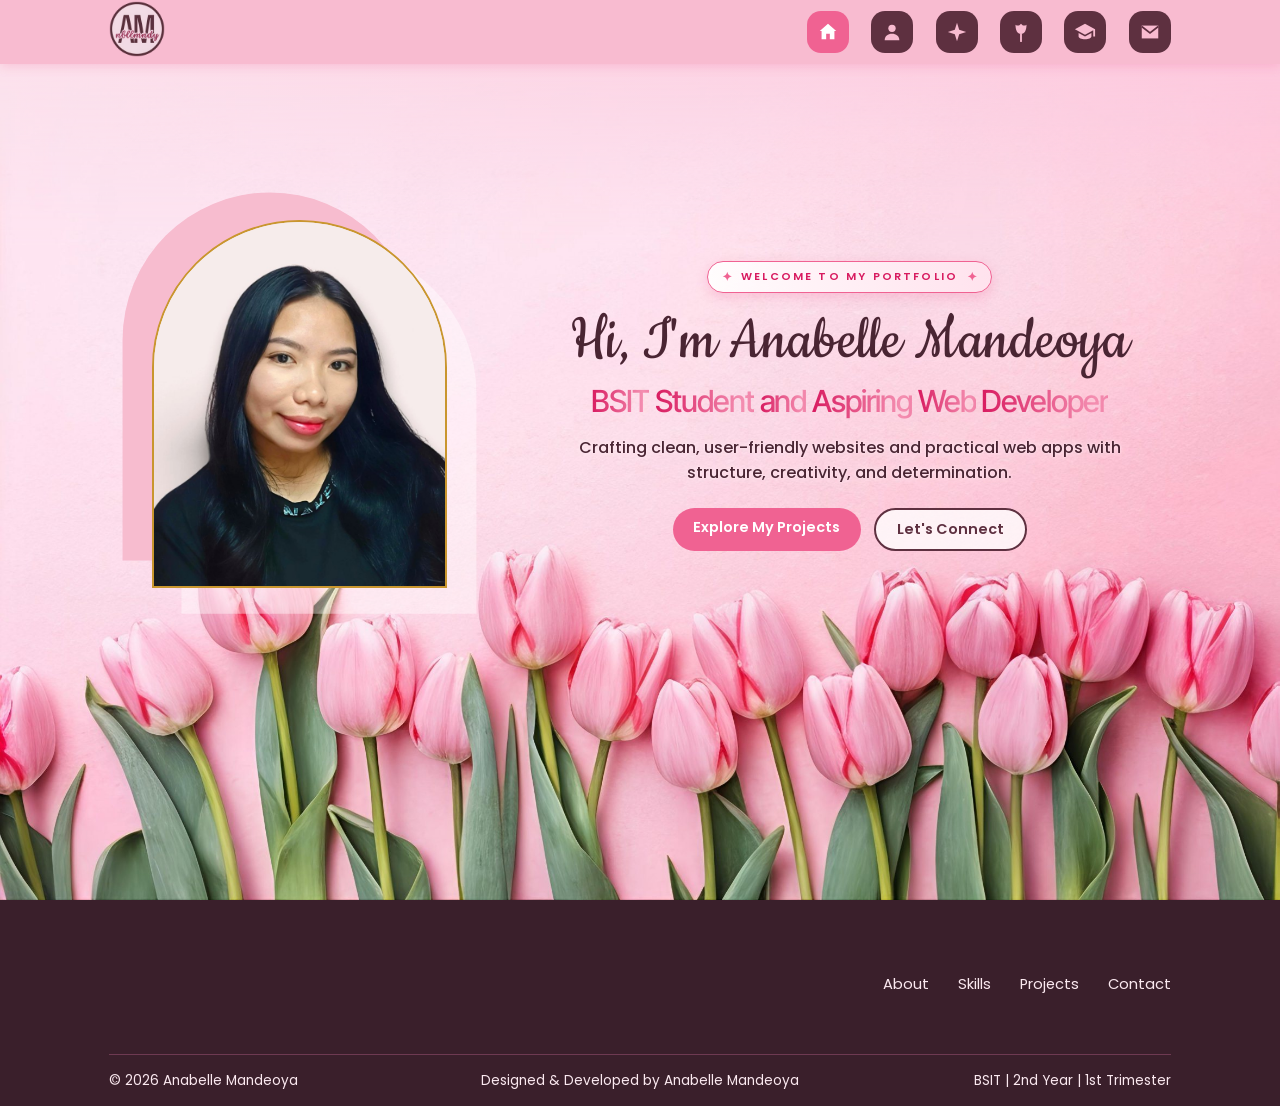
<file: index.html>
<!doctype html>
<html lang="en">
  <head>
    <meta charset="UTF-8" />
    <meta
      name="viewport"
      content="width=device-width, initial-scale=1, viewport-fit=cover"
    />
    <script>
      document.documentElement.classList.add("js");
    </script>
    <title>Anabelle Mandeoya | Portfolio</title>
    <link rel="preconnect" href="https://fonts.googleapis.com" />
    <link rel="preconnect" href="https://fonts.gstatic.com" crossorigin />
    <link
      href="https://fonts.googleapis.com/css2?family=Inter+Tight:wght@400;500;600&family=Poppins:wght@400;500;600;700&family=Cookie&display=swap"
      rel="stylesheet"
    />
    <link
      rel="icon"
      type="image/png"
      sizes="256x256"
      href="images/favicon.png"
    />
    <link rel="apple-touch-icon" href="images/favicon.png" />
    <link rel="stylesheet" href="style.css" />
  </head>
  <body>
    <svg style="position: absolute; width: 0; height: 0" aria-hidden="true">
      <symbol id="tulip" viewBox="0 0 40 70">
        <path
          d="M20 68V30"
          stroke="#7fa38a"
          stroke-width="3"
          stroke-linecap="round"
        />
        <path d="M20 58c-8-2-12-8-12-14 6 1 11 5 12 14z" fill="#9dc2a5" />
        <path
          d="M8 8c0 14 4 26 12 26s12-12 12-26c-4 3-8 3-12-2-4 5-8 5-12 2z"
          fill="#f06292"
        />
        <path d="M20 6c-2 8-2 18 0 28 2-10 2-20 0-28z" fill="#f8b4cb" />
      </symbol>
      <defs>
        <linearGradient id="igg" x1="0" y1="1" x2="1" y2="0">
          <stop offset="0" stop-color="#feda75" />
          <stop offset=".3" stop-color="#fa7e1e" />
          <stop offset=".55" stop-color="#d62976" />
          <stop offset=".8" stop-color="#962fbf" />
          <stop offset="1" stop-color="#4f5bd5" />
        </linearGradient>
      </defs>
      <symbol id="i-html" viewBox="0 0 48 48">
        <path d="M7 5h34l-3.1 34.5L24 44l-13.9-4.5z" fill="#E44D26" />
        <path d="M24 8v33.8l11.3-3.600L38 8z" fill="#F16529" />
        <text
          x="24"
          y="31"
          text-anchor="middle"
          font-family="Poppins,Arial,sans-serif"
          font-weight="700"
          font-size="20"
          fill="#fff"
        >
          5
        </text>
      </symbol>
      <symbol id="i-css" viewBox="0 0 48 48">
        <path d="M7 5h34l-3.1 34.5L24 44l-13.9-4.5z" fill="#1572B6" />
        <path d="M24 8v33.8l11.3-3.600L38 8z" fill="#33A9DC" />
        <text
          x="24"
          y="31"
          text-anchor="middle"
          font-family="Poppins,Arial,sans-serif"
          font-weight="700"
          font-size="20"
          fill="#fff"
        >
          3
        </text>
      </symbol>
      <symbol id="i-js" viewBox="0 0 48 48">
        <rect x="5" y="5" width="38" height="38" rx="3" fill="#F7DF1E" />
        <text
          x="40"
          y="39"
          text-anchor="end"
          font-family="Poppins,Arial,sans-serif"
          font-weight="700"
          font-size="17"
          fill="#000"
        >
          JS
        </text>
      </symbol>
      <symbol id="i-git" viewBox="0 0 48 48">
        <rect
          x="9"
          y="9"
          width="30"
          height="30"
          rx="4"
          transform="rotate(45 24 24)"
          fill="#F05032"
        />
        <path
          d="M24 17v14M25 19l6 5"
          stroke="#fff"
          stroke-width="2.6"
          stroke-linecap="round"
          fill="none"
        />
        <circle cx="24" cy="16" r="3.2" fill="#fff" />
        <circle cx="24" cy="32" r="3.2" fill="#fff" />
        <circle cx="32" cy="25" r="3.2" fill="#fff" />
      </symbol>
      <symbol id="i-fb" viewBox="0 0 48 48">
        <circle cx="24" cy="24" r="21" fill="#1877F2" />
        <path
          d="M26.5 40V27h4.200l.8-5.200h-5v-3.100c0-1.5.7-2.8 2.9-2.800h2.200v-4.400c-.4-.1-1.9-.3-3.6-.3-4.2 0-6.7 2.6-6.7 7.100v3.500H17V27h4.300v13z"
          fill="#fff"
        />
      </symbol>
      <symbol id="i-ig" viewBox="0 0 48 48">
        <rect x="5" y="5" width="38" height="38" rx="11" fill="url(#igg)" />
        <rect
          x="13"
          y="13"
          width="22"
          height="22"
          rx="7"
          fill="none"
          stroke="#fff"
          stroke-width="3"
        />
        <circle
          cx="24"
          cy="24"
          r="5.5"
          fill="none"
          stroke="#fff"
          stroke-width="3"
        />
        <circle cx="31" cy="17" r="1.8" fill="#fff" />
      </symbol>
      <symbol id="i-in" viewBox="0 0 48 48">
        <rect x="5" y="5" width="38" height="38" rx="6" fill="#0A66C2" />
        <rect x="12" y="19" width="5" height="16" fill="#fff" />
        <circle cx="14.5" cy="13.5" r="3" fill="#fff" />
        <path
          d="M21 19h4.800v2.300c.9-1.6 2.7-2.7 5-2.7 4.5 0 5.4 3 5.4 6.800V35h-5v-8.300c0-2-.1-3.7-2.4-3.700s-2.8 1.8-2.8 3.600V35h-5z"
          fill="#fff"
        />
      </symbol>
      <symbol id="i-gh" viewBox="0 0 24 24">
        <path
          fill="#181717"
          d="M12 .297c-6.630 0-12 5.373-12 12 0 5.303 3.438 9.8 8.205 11.385.6.113.82-.258.82-.577 0-.285-.01-1.040-.015-2.040-3.338.724-4.042-1.610-4.042-1.610C4.422 18.070 3.633 17.7 3.633 17.700c-1.087-.744.084-.729.084-.729 1.205.084 1.838 1.236 1.838 1.236 1.070 1.835 2.809 1.305 3.495.998.108-.776.417-1.305.76-1.605-2.665-.3-5.466-1.332-5.466-5.930 0-1.310.465-2.380 1.235-3.220-.135-.303-.54-1.523.105-3.176 0 0 1.005-.322 3.3 1.230.96-.267 1.980-.399 3-.405 1.020.006 2.040.138 3 .405 2.280-1.552 3.285-1.230 3.285-1.230.645 1.653.24 2.873.12 3.176.765.84 1.230 1.910 1.230 3.220 0 4.610-2.805 5.625-5.475 5.920.42.36.81 1.096.81 2.220 0 1.606-.015 2.896-.015 3.286 0 .315.21.69.825.57C20.565 22.092 24 17.592 24 12.297c0-6.627-5.373-12-12-12"
        />
      </symbol>
      <symbol id="i-tel" viewBox="0 0 48 48">
        <circle cx="24" cy="24" r="21" fill="#25B866" />
        <g transform="translate(12 12)">
          <path
            fill="#fff"
            d="M6.62 10.79c1.44 2.83 3.76 5.14 6.59 6.59l2.2-2.2c.27-.27.67-.36 1.02-.24 1.12.37 2.33.57 3.57.57.55 0 1 .45 1 1V20c0 .55-.45 1-1 1-9.39 0-17-7.61-17-17 0-.55.45-1 1-1h3.5c.55 0 1 .45 1 1 0 1.25.2 2.45.57 3.57.11.35.03.74-.25 1.02l-2.2 2.2z"
          />
        </g>
      </symbol>
      <symbol id="i-php" viewBox="0 0 48 48">
        <ellipse cx="24" cy="24" rx="21" ry="13" fill="#777BB4" />
        <text
          x="24"
          y="29"
          text-anchor="middle"
          font-family="Poppins,Arial,sans-serif"
          font-weight="700"
          font-size="14"
          fill="#fff"
        >
          php
        </text>
      </symbol>
      <symbol id="i-py" viewBox="0 0 48 48">
        <rect x="5" y="5" width="38" height="38" rx="9" fill="#3776AB" />
        <path d="M43 24v10a9 9 0 0 1-9 9H24z" fill="#FFD43B" />
        <text
          x="24"
          y="31"
          text-anchor="middle"
          font-family="Poppins,Arial,sans-serif"
          font-weight="700"
          font-size="18"
          fill="#fff"
        >
          Py
        </text>
      </symbol>
      <symbol id="i-cpp" viewBox="0 0 48 48">
        <path d="M24 3l18 10.500v21L24 45 6 34.500v-21z" fill="#00599C" />
        <text
          x="24"
          y="30"
          text-anchor="middle"
          font-family="Poppins,Arial,sans-serif"
          font-weight="700"
          font-size="15"
          fill="#fff"
        >
          C++
        </text>
      </symbol>
      <symbol id="i-sql" viewBox="0 0 48 48">
        <path d="M7 11v26c0 4 7.6 7 17 7s17-3 17-7V11z" fill="#4479A1" />
        <ellipse cx="24" cy="11" rx="17" ry="7" fill="#8DB8D6" />
        <path
          d="M7 21c0 4 7.6 7 17 7s17-3 17-7M7 31c0 4 7.6 7 17 7s17-3 17-7"
          fill="none"
          stroke="#fff"
          stroke-width="2"
          opacity=".7"
        />
      </symbol>
      <symbol id="m-fb" viewBox="0 0 48 48">
        <path
          fill="currentColor"
          d="M26.5 40V27h4.200l.8-5.200h-5v-3.100c0-1.5.7-2.8 2.9-2.800h2.200v-4.400c-.4-.1-1.9-.3-3.6-.3-4.2 0-6.7 2.6-6.7 7.100v3.500H17V27h4.300v13z"
        />
      </symbol>
      <symbol id="m-ig" viewBox="0 0 48 48">
        <rect
          x="9"
          y="9"
          width="30"
          height="30"
          rx="9"
          fill="none"
          stroke="currentColor"
          stroke-width="3.6"
        />
        <circle
          cx="24"
          cy="24"
          r="7"
          fill="none"
          stroke="currentColor"
          stroke-width="3.6"
        />
        <circle cx="33" cy="15" r="2.2" fill="currentColor" />
      </symbol>
      <symbol id="m-in" viewBox="0 0 48 48">
        <rect x="10" y="19" width="6" height="19" fill="currentColor" />
        <circle cx="13" cy="12.5" r="3.4" fill="currentColor" />
        <path
          fill="currentColor"
          d="M21 19h5.700v2.800c1.1-1.9 3.2-3.2 6-3.2 5.3 0 6.3 3.5 6.3 8V38h-6v-9.800c0-2.3-.1-4.3-2.8-4.300s-3.2 2.1-3.2 4.200V38h-6z"
        />
      </symbol>
      <symbol id="m-gh" viewBox="0 0 24 24">
        <path
          fill="currentColor"
          d="M12 .297c-6.630 0-12 5.373-12 12 0 5.303 3.438 9.8 8.205 11.385.6.113.82-.258.82-.577 0-.285-.01-1.040-.015-2.040-3.338.724-4.042-1.610-4.042-1.610C4.422 18.070 3.633 17.7 3.633 17.700c-1.087-.744.084-.729.084-.729 1.205.084 1.838 1.236 1.838 1.236 1.070 1.835 2.809 1.305 3.495.998.108-.776.417-1.305.76-1.605-2.665-.3-5.466-1.332-5.466-5.930 0-1.310.465-2.380 1.235-3.220-.135-.303-.54-1.523.105-3.176 0 0 1.005-.322 3.3 1.230.96-.267 1.980-.399 3-.405 1.020.006 2.040.138 3 .405 2.280-1.552 3.285-1.230 3.285-1.230.645 1.653.24 2.873.12 3.176.765.84 1.230 1.910 1.230 3.220 0 4.610-2.805 5.625-5.475 5.920.42.36.81 1.096.81 2.220 0 1.606-.015 2.896-.015 3.286 0 .315.21.69.825.57C20.565 22.092 24 17.592 24 12.297c0-6.627-5.373-12-12-12"
        />
      </symbol>
      <symbol id="i-tt" viewBox="0 0 48 48">
        <rect x="4" y="4" width="40" height="40" rx="10" fill="#111" />
        <g transform="translate(8.5 8.5) scale(1.350)">
          <path
            transform="translate(-.8 -.8)"
            fill="#25F4EE"
            d="M16.6 5.820A4.280 4.280 0 0 1 15.540 3h-3.090v12.400a2.590 2.590 0 0 1-2.590 2.500c-1.420 0-2.6-1.160-2.6-2.6 0-1.720 1.660-3.010 3.370-2.480V9.660c-3.450-.46-6.470 2.220-6.470 5.640 0 3.330 2.760 5.7 5.690 5.7 3.140 0 5.690-2.550 5.690-5.700V9.010a7.350 7.350 0 0 0 4.3 1.380V7.300s-1.880.09-3.240-1.480z"
          />
          <path
            transform="translate(.8 .8)"
            fill="#FE2C55"
            d="M16.6 5.820A4.280 4.280 0 0 1 15.540 3h-3.090v12.400a2.590 2.590 0 0 1-2.590 2.500c-1.420 0-2.6-1.160-2.6-2.6 0-1.720 1.660-3.010 3.370-2.480V9.660c-3.450-.46-6.470 2.220-6.470 5.640 0 3.330 2.760 5.7 5.690 5.7 3.140 0 5.690-2.550 5.690-5.700V9.010a7.350 7.350 0 0 0 4.3 1.380V7.300s-1.880.09-3.240-1.480z"
          />
          <path
            fill="#fff"
            d="M16.6 5.820A4.280 4.280 0 0 1 15.540 3h-3.090v12.400a2.590 2.590 0 0 1-2.590 2.500c-1.420 0-2.6-1.160-2.6-2.6 0-1.720 1.660-3.010 3.370-2.480V9.660c-3.450-.46-6.470 2.220-6.470 5.640 0 3.330 2.760 5.7 5.690 5.7 3.140 0 5.690-2.550 5.690-5.700V9.010a7.350 7.350 0 0 0 4.3 1.380V7.300s-1.880.09-3.240-1.480z"
          />
        </g>
      </symbol>
      <symbol id="m-tt" viewBox="0 0 24 24">
        <path
          fill="currentColor"
          d="M16.6 5.82A4.28 4.28 0 0 1 15.54 3h-3.09v12.4a2.59 2.59 0 0 1-2.59 2.5c-1.42 0-2.6-1.16-2.6-2.6 0-1.72 1.66-3.01 3.37-2.48V9.66c-3.45-.46-6.47 2.22-6.47 5.64 0 3.33 2.76 5.7 5.69 5.7 3.14 0 5.69-2.55 5.69-5.7V9.01a7.35 7.35 0 0 0 4.3 1.38V7.3s-1.88.09-3.24-1.48z"
        />
      </symbol>
    </svg>

    <header class="nav">
      <div class="wrap nav-in">
        <a href="index.html" class="logo" aria-label="nbll_mndy home"
          ><img class="logo-img" src="images/logo.png" alt="nbll_mndy logo"
        /></a>
        <button
          id="menu-btn"
          class="menu-btn"
          aria-label="Open menu"
          aria-expanded="false"
        >
          <span></span><span></span><span></span>
        </button>
        <nav id="links" class="links" aria-label="Main">
          <a
            class="nav-ico"
            href="index.html"
            aria-current="page"
            aria-label="Home"
            ><span class="ib"
              ><svg viewBox="0 0 24 24">
                <path d="M12 3 3 11h2v9h5v-6h4v6h5v-9h2z" /></svg></span
            ><span class="lbl">Home</span></a
          ><a class="nav-ico" href="about.html" aria-label="About Me"
            ><span class="ib"
              ><svg viewBox="0 0 24 24">
                <circle cx="12" cy="8" r="4" />
                <path d="M4 21c0-4.4 3.6-7 8-7s8 2.6 8 7z" /></svg></span
            ><span class="lbl">About Me</span></a
          ><a class="nav-ico" href="skills.html" aria-label="Skills"
            ><span class="ib"
              ><svg viewBox="0 0 24 24">
                <path
                  d="M12 2l2.4 7.6L22 12l-7.6 2.4L12 22l-2.4-7.6L2 12l7.6-2.4z"
                /></svg></span
            ><span class="lbl">Skills</span></a
          ><a class="nav-ico" href="projects.html" aria-label="Projects"
            ><span class="ib"
              ><svg viewBox="0 0 24 24">
                <path
                  d="M6 4c0 6 2 10 6 10s6-4 6-10c-2 1.5-4 1.5-6-1-2 2.5-4 2.5-6 1z"
                />
                <path
                  d="M12 14v8"
                  stroke="#f8bbd0"
                  stroke-width="2"
                  stroke-linecap="round"
                /></svg></span
            ><span class="lbl">Projects</span></a
          ><a class="nav-ico" href="education.html" aria-label="Education"
            ><span class="ib"
              ><svg viewBox="0 0 24 24">
                <path d="M12 3 1 9l11 6 9-4.9V17h2V9z" />
                <path
                  d="M5 13.2V17c0 1.7 3.1 3 7 3s7-1.3 7-3v-3.8l-7 3.8z"
                /></svg></span
            ><span class="lbl">Education</span></a
          >
          <a class="nav-ico" href="contact.html" aria-label="Contact Me"
            ><span class="ib"
              ><svg viewBox="0 0 24 24">
                <path d="M3 5h18v14H3z" />
                <path
                  d="M3 6l9 7 9-7"
                  fill="none"
                  stroke="#5e3040"
                  stroke-width="1.8"
                /></svg></span
            ><span class="lbl">Contact Me</span></a
          >
        </nav>
      </div>
    </header>

    <main>
      <section id="home" class="hero">
        <div class="hero-photo">
          <div class="arch">
            <img
              class="photo"
              src="images/home-portrait.jpg"
              alt="Photo of Anabelle Mandeoya"
              width="900"
              height="900"
            />
          </div>
        </div>
        <div class="hero-right">
          <div class="hero-text">
            <p class="eyebrow">
              <span class="spark" aria-hidden="true">✦</span>WELCOME TO MY
              PORTFOLIO<span class="spark" aria-hidden="true">✦</span>
            </p>
            <h1>Hi, I'm Anabelle Mandeoya</h1>
            <h2
              class="role"
              aria-label="BSIT Student and Aspiring IT Professional"
            >
              <span style="--i: 0" aria-hidden="true">BSIT</span>
              <span style="--i: 1" aria-hidden="true">Student</span>
              <span style="--i: 2" aria-hidden="true">and</span>
              <span style="--i: 3" aria-hidden="true">Aspiring</span>
              <span style="--i: 4" aria-hidden="true">Web</span>
              <span style="--i: 5" aria-hidden="true">Developer</span>
            </h2>
            <p class="tagline">
              Crafting clean, user-friendly websites and practical web apps with
              structure, creativity, and determination.
            </p>
            <div class="cta">
              <a class="btn" href="projects.html">Explore My Projects</a>
              <a class="btn outline" href="contact.html">Let's Connect</a>
            </div>
          </div>
        </div>
      </section>
    </main>

    <footer class="foot">
      <div class="wrap foot-in">
        <div class="foot-brand">
          <span class="foot-logo"
            ><img src="images/logo.png" alt="nbll_mndy logo"
          /></span>
          <div>
            <strong class="accent cookie-name">Anabelle Mandeoya</strong>
            <p class="cookie-line">
              Where creativity meets technology and purpose.
            </p>
          </div>
        </div>
        <nav class="foot-links" aria-label="Quick Links">
          <a href="about.html">About</a><a href="skills.html">Skills</a
          ><a href="projects.html">Projects</a
          ><a href="contact.html">Contact</a>
        </nav>
      </div>
      <div class="wrap">
        <div class="copy foot-bottom">
          <p class="foot-left">
            © <span id="year">2026</span> Anabelle Mandeoya
          </p>
          <p class="foot-mid">Designed &amp; Developed by Anabelle Mandeoya</p>
          <p class="foot-right">BSIT | 2nd Year | 1st Trimester</p>
        </div>
      </div>
    </footer>

    <button id="to-top" class="to-top" type="button" aria-label="Back to top">
      <svg viewBox="0 0 24 24" aria-hidden="true">
        <path
          d="M12 19V6M6 11l6-6 6 6"
          fill="none"
          stroke="#fff"
          stroke-width="2.6"
          stroke-linecap="round"
          stroke-linejoin="round"
        />
      </svg>
    </button>
    <script src="script.js"></script>
  </body>
</html>
</file>
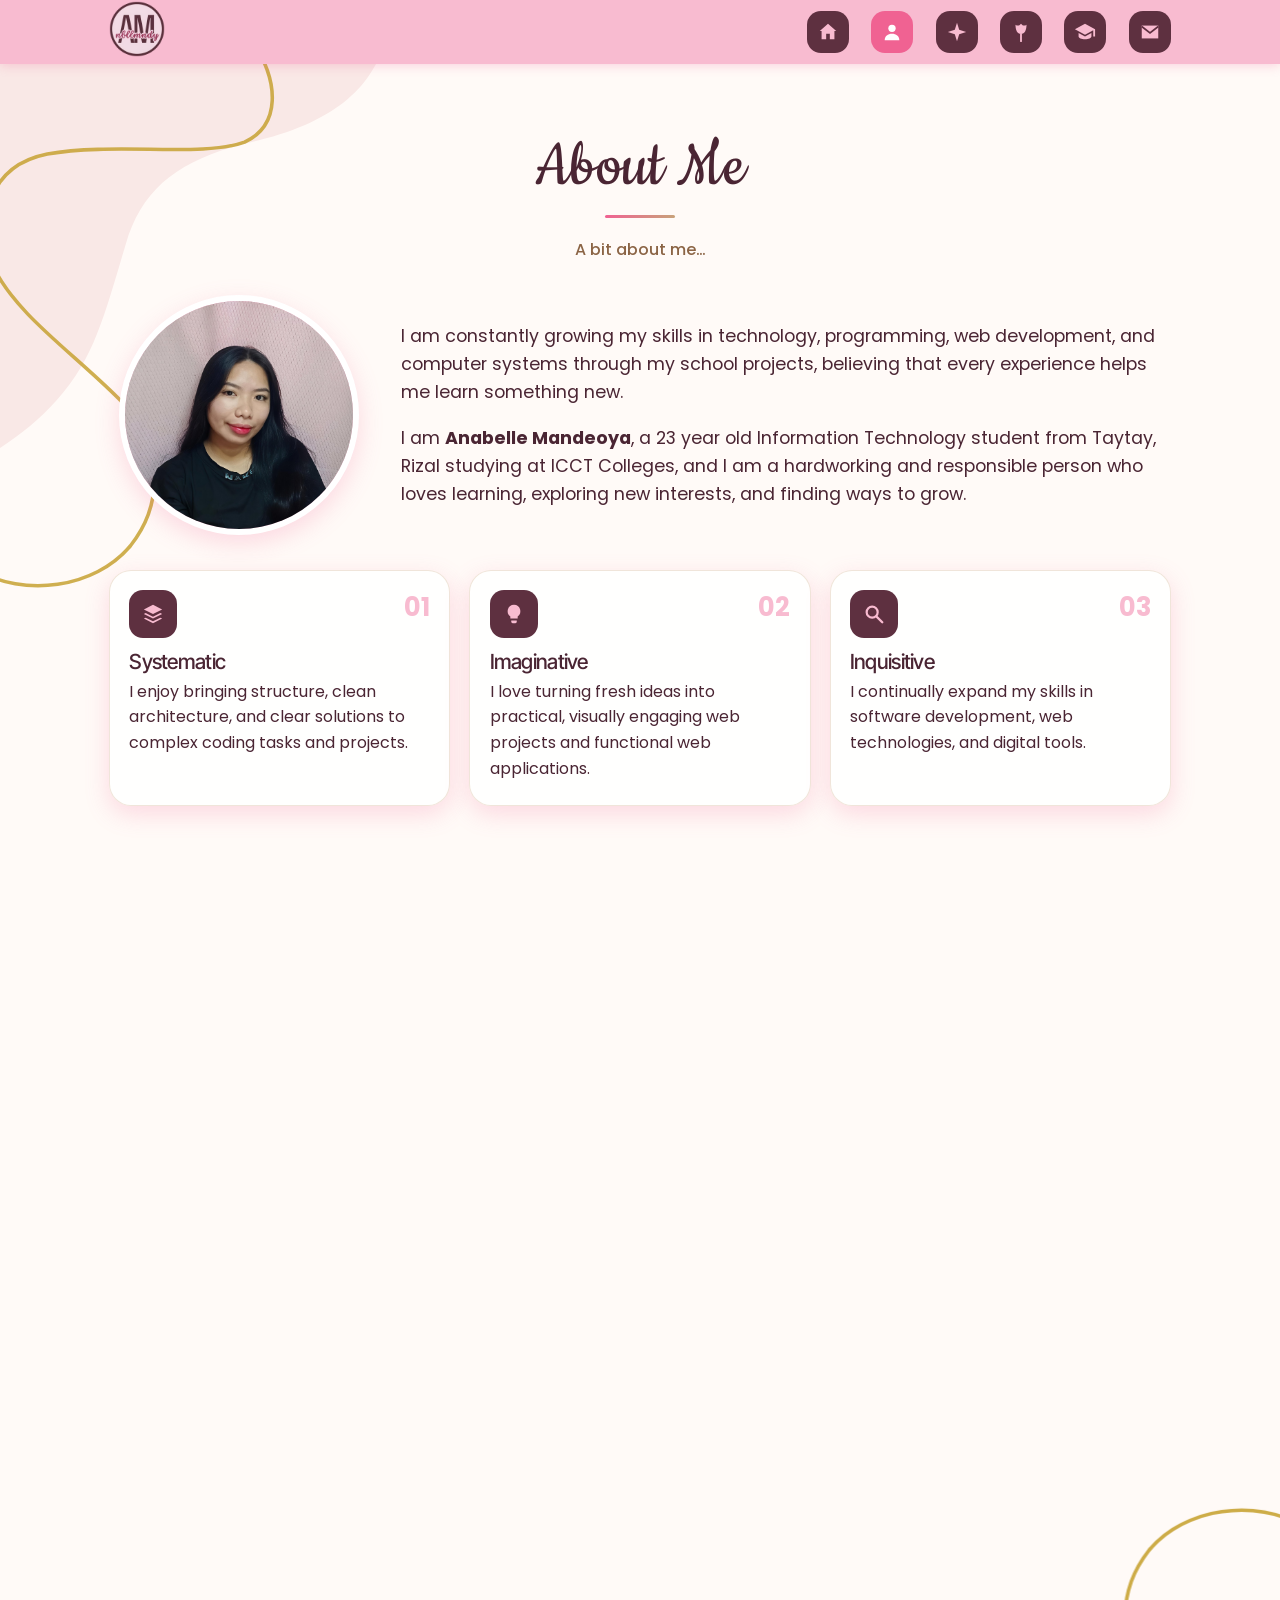
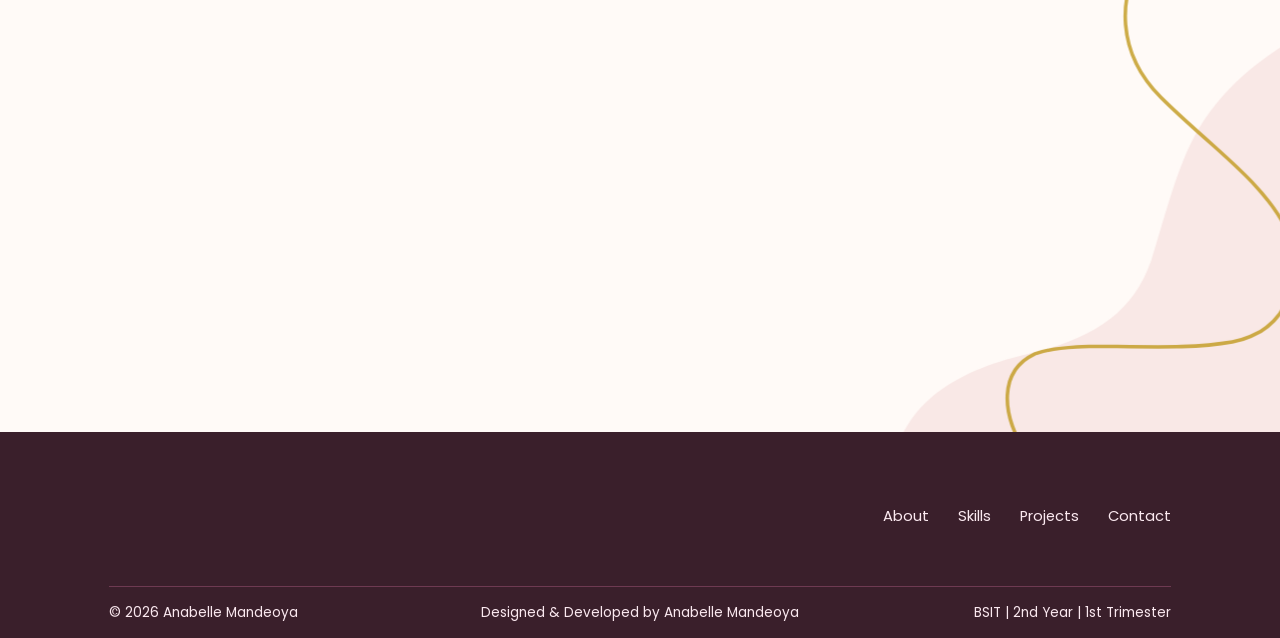
<file: about.html>
<!doctype html>
<html lang="en">
  <head>
    <meta charset="UTF-8" />
    <meta
      name="viewport"
      content="width=device-width, initial-scale=1, viewport-fit=cover"
    />
    <script>
      document.documentElement.classList.add("js");
    </script>
    <title>About Me | Anabelle Mandeoya</title>
    <link rel="preconnect" href="https://fonts.googleapis.com" />
    <link rel="preconnect" href="https://fonts.gstatic.com" crossorigin />
    <link
      href="https://fonts.googleapis.com/css2?family=Inter+Tight:wght@400;500;600&family=Poppins:wght@400;500;600;700&family=Cookie&display=swap"
      rel="stylesheet"
    />
    <link
      rel="icon"
      type="image/png"
      sizes="256x256"
      href="images/favicon.png"
    />
    <link rel="apple-touch-icon" href="images/favicon.png" />
    <link rel="stylesheet" href="style.css" />
  </head>
  <body>
    <svg style="position: absolute; width: 0; height: 0" aria-hidden="true">
      <symbol id="tulip" viewBox="0 0 40 70">
        <path
          d="M20 68V30"
          stroke="#7fa38a"
          stroke-width="3"
          stroke-linecap="round"
        />
        <path d="M20 58c-8-2-12-8-12-14 6 1 11 5 12 14z" fill="#9dc2a5" />
        <path
          d="M8 8c0 14 4 26 12 26s12-12 12-26c-4 3-8 3-12-2-4 5-8 5-12 2z"
          fill="#f06292"
        />
        <path d="M20 6c-2 8-2 18 0 28 2-10 2-20 0-28z" fill="#f8b4cb" />
      </symbol>
      <defs>
        <linearGradient id="igg" x1="0" y1="1" x2="1" y2="0">
          <stop offset="0" stop-color="#feda75" />
          <stop offset=".3" stop-color="#fa7e1e" />
          <stop offset=".55" stop-color="#d62976" />
          <stop offset=".8" stop-color="#962fbf" />
          <stop offset="1" stop-color="#4f5bd5" />
        </linearGradient>
      </defs>
      <symbol id="i-html" viewBox="0 0 48 48">
        <path d="M7 5h34l-3.1 34.5L24 44l-13.9-4.5z" fill="#E44D26" />
        <path d="M24 8v33.8l11.3-3.600L38 8z" fill="#F16529" />
        <text
          x="24"
          y="31"
          text-anchor="middle"
          font-family="Poppins,Arial,sans-serif"
          font-weight="700"
          font-size="20"
          fill="#fff"
        >
          5
        </text>
      </symbol>
      <symbol id="i-css" viewBox="0 0 48 48">
        <path d="M7 5h34l-3.1 34.5L24 44l-13.9-4.5z" fill="#1572B6" />
        <path d="M24 8v33.8l11.3-3.600L38 8z" fill="#33A9DC" />
        <text
          x="24"
          y="31"
          text-anchor="middle"
          font-family="Poppins,Arial,sans-serif"
          font-weight="700"
          font-size="20"
          fill="#fff"
        >
          3
        </text>
      </symbol>
      <symbol id="i-js" viewBox="0 0 48 48">
        <rect x="5" y="5" width="38" height="38" rx="3" fill="#F7DF1E" />
        <text
          x="40"
          y="39"
          text-anchor="end"
          font-family="Poppins,Arial,sans-serif"
          font-weight="700"
          font-size="17"
          fill="#000"
        >
          JS
        </text>
      </symbol>
      <symbol id="i-git" viewBox="0 0 48 48">
        <rect
          x="9"
          y="9"
          width="30"
          height="30"
          rx="4"
          transform="rotate(45 24 24)"
          fill="#F05032"
        />
        <path
          d="M24 17v14M25 19l6 5"
          stroke="#fff"
          stroke-width="2.6"
          stroke-linecap="round"
          fill="none"
        />
        <circle cx="24" cy="16" r="3.2" fill="#fff" />
        <circle cx="24" cy="32" r="3.2" fill="#fff" />
        <circle cx="32" cy="25" r="3.2" fill="#fff" />
      </symbol>
      <symbol id="i-fb" viewBox="0 0 48 48">
        <circle cx="24" cy="24" r="21" fill="#1877F2" />
        <path
          d="M26.5 40V27h4.200l.8-5.200h-5v-3.100c0-1.5.7-2.8 2.9-2.800h2.200v-4.400c-.4-.1-1.9-.3-3.6-.3-4.2 0-6.7 2.6-6.7 7.100v3.500H17V27h4.300v13z"
          fill="#fff"
        />
      </symbol>
      <symbol id="i-ig" viewBox="0 0 48 48">
        <rect x="5" y="5" width="38" height="38" rx="11" fill="url(#igg)" />
        <rect
          x="13"
          y="13"
          width="22"
          height="22"
          rx="7"
          fill="none"
          stroke="#fff"
          stroke-width="3"
        />
        <circle
          cx="24"
          cy="24"
          r="5.5"
          fill="none"
          stroke="#fff"
          stroke-width="3"
        />
        <circle cx="31" cy="17" r="1.8" fill="#fff" />
      </symbol>
      <symbol id="i-in" viewBox="0 0 48 48">
        <rect x="5" y="5" width="38" height="38" rx="6" fill="#0A66C2" />
        <rect x="12" y="19" width="5" height="16" fill="#fff" />
        <circle cx="14.5" cy="13.5" r="3" fill="#fff" />
        <path
          d="M21 19h4.800v2.300c.9-1.6 2.7-2.7 5-2.7 4.5 0 5.4 3 5.4 6.800V35h-5v-8.300c0-2-.1-3.7-2.4-3.700s-2.8 1.8-2.8 3.600V35h-5z"
          fill="#fff"
        />
      </symbol>
      <symbol id="i-gh" viewBox="0 0 24 24">
        <path
          fill="#181717"
          d="M12 .297c-6.630 0-12 5.373-12 12 0 5.303 3.438 9.8 8.205 11.385.6.113.82-.258.82-.577 0-.285-.01-1.040-.015-2.040-3.338.724-4.042-1.610-4.042-1.610C4.422 18.070 3.633 17.7 3.633 17.700c-1.087-.744.084-.729.084-.729 1.205.084 1.838 1.236 1.838 1.236 1.070 1.835 2.809 1.305 3.495.998.108-.776.417-1.305.76-1.605-2.665-.3-5.466-1.332-5.466-5.930 0-1.310.465-2.380 1.235-3.220-.135-.303-.54-1.523.105-3.176 0 0 1.005-.322 3.3 1.230.96-.267 1.980-.399 3-.405 1.020.006 2.040.138 3 .405 2.280-1.552 3.285-1.230 3.285-1.230.645 1.653.24 2.873.12 3.176.765.84 1.230 1.910 1.230 3.220 0 4.610-2.805 5.625-5.475 5.920.42.36.81 1.096.81 2.220 0 1.606-.015 2.896-.015 3.286 0 .315.21.69.825.57C20.565 22.092 24 17.592 24 12.297c0-6.627-5.373-12-12-12"
        />
      </symbol>
      <symbol id="i-tel" viewBox="0 0 48 48">
        <circle cx="24" cy="24" r="21" fill="#25B866" />
        <g transform="translate(12 12)">
          <path
            fill="#fff"
            d="M6.62 10.79c1.44 2.83 3.76 5.14 6.59 6.59l2.2-2.2c.27-.27.67-.36 1.02-.24 1.12.37 2.33.57 3.57.57.55 0 1 .45 1 1V20c0 .55-.45 1-1 1-9.39 0-17-7.61-17-17 0-.55.45-1 1-1h3.5c.55 0 1 .45 1 1 0 1.25.2 2.45.57 3.57.11.35.03.74-.25 1.02l-2.2 2.2z"
          />
        </g>
      </symbol>
      <symbol id="i-php" viewBox="0 0 48 48">
        <ellipse cx="24" cy="24" rx="21" ry="13" fill="#777BB4" />
        <text
          x="24"
          y="29"
          text-anchor="middle"
          font-family="Poppins,Arial,sans-serif"
          font-weight="700"
          font-size="14"
          fill="#fff"
        >
          php
        </text>
      </symbol>
      <symbol id="i-py" viewBox="0 0 48 48">
        <rect x="5" y="5" width="38" height="38" rx="9" fill="#3776AB" />
        <path d="M43 24v10a9 9 0 0 1-9 9H24z" fill="#FFD43B" />
        <text
          x="24"
          y="31"
          text-anchor="middle"
          font-family="Poppins,Arial,sans-serif"
          font-weight="700"
          font-size="18"
          fill="#fff"
        >
          Py
        </text>
      </symbol>
      <symbol id="i-cpp" viewBox="0 0 48 48">
        <path d="M24 3l18 10.500v21L24 45 6 34.500v-21z" fill="#00599C" />
        <text
          x="24"
          y="30"
          text-anchor="middle"
          font-family="Poppins,Arial,sans-serif"
          font-weight="700"
          font-size="15"
          fill="#fff"
        >
          C++
        </text>
      </symbol>
      <symbol id="i-sql" viewBox="0 0 48 48">
        <path d="M7 11v26c0 4 7.6 7 17 7s17-3 17-7V11z" fill="#4479A1" />
        <ellipse cx="24" cy="11" rx="17" ry="7" fill="#8DB8D6" />
        <path
          d="M7 21c0 4 7.6 7 17 7s17-3 17-7M7 31c0 4 7.6 7 17 7s17-3 17-7"
          fill="none"
          stroke="#fff"
          stroke-width="2"
          opacity=".7"
        />
      </symbol>
      <symbol id="m-fb" viewBox="0 0 48 48">
        <path
          fill="currentColor"
          d="M26.5 40V27h4.200l.8-5.200h-5v-3.100c0-1.5.7-2.8 2.9-2.800h2.200v-4.400c-.4-.1-1.9-.3-3.6-.3-4.2 0-6.7 2.6-6.7 7.100v3.500H17V27h4.300v13z"
        />
      </symbol>
      <symbol id="m-ig" viewBox="0 0 48 48">
        <rect
          x="9"
          y="9"
          width="30"
          height="30"
          rx="9"
          fill="none"
          stroke="currentColor"
          stroke-width="3.6"
        />
        <circle
          cx="24"
          cy="24"
          r="7"
          fill="none"
          stroke="currentColor"
          stroke-width="3.6"
        />
        <circle cx="33" cy="15" r="2.2" fill="currentColor" />
      </symbol>
      <symbol id="m-in" viewBox="0 0 48 48">
        <rect x="10" y="19" width="6" height="19" fill="currentColor" />
        <circle cx="13" cy="12.5" r="3.4" fill="currentColor" />
        <path
          fill="currentColor"
          d="M21 19h5.700v2.800c1.1-1.9 3.2-3.2 6-3.2 5.3 0 6.3 3.5 6.3 8V38h-6v-9.800c0-2.3-.1-4.3-2.8-4.300s-3.2 2.1-3.2 4.200V38h-6z"
        />
      </symbol>
      <symbol id="m-gh" viewBox="0 0 24 24">
        <path
          fill="currentColor"
          d="M12 .297c-6.630 0-12 5.373-12 12 0 5.303 3.438 9.8 8.205 11.385.6.113.82-.258.82-.577 0-.285-.01-1.040-.015-2.040-3.338.724-4.042-1.610-4.042-1.610C4.422 18.070 3.633 17.7 3.633 17.700c-1.087-.744.084-.729.084-.729 1.205.084 1.838 1.236 1.838 1.236 1.070 1.835 2.809 1.305 3.495.998.108-.776.417-1.305.76-1.605-2.665-.3-5.466-1.332-5.466-5.930 0-1.310.465-2.380 1.235-3.220-.135-.303-.54-1.523.105-3.176 0 0 1.005-.322 3.3 1.230.96-.267 1.980-.399 3-.405 1.020.006 2.040.138 3 .405 2.280-1.552 3.285-1.230 3.285-1.230.645 1.653.24 2.873.12 3.176.765.84 1.230 1.910 1.230 3.220 0 4.610-2.805 5.625-5.475 5.920.42.36.81 1.096.81 2.220 0 1.606-.015 2.896-.015 3.286 0 .315.21.69.825.57C20.565 22.092 24 17.592 24 12.297c0-6.627-5.373-12-12-12"
        />
      </symbol>
      <symbol id="i-tt" viewBox="0 0 48 48">
        <rect x="4" y="4" width="40" height="40" rx="10" fill="#111" />
        <g transform="translate(8.5 8.5) scale(1.350)">
          <path
            transform="translate(-.8 -.8)"
            fill="#25F4EE"
            d="M16.6 5.820A4.280 4.280 0 0 1 15.540 3h-3.090v12.400a2.590 2.590 0 0 1-2.590 2.500c-1.420 0-2.6-1.160-2.6-2.6 0-1.720 1.660-3.010 3.370-2.480V9.660c-3.450-.46-6.470 2.220-6.470 5.640 0 3.330 2.760 5.7 5.690 5.7 3.140 0 5.690-2.550 5.690-5.700V9.010a7.350 7.350 0 0 0 4.3 1.380V7.300s-1.880.09-3.240-1.480z"
          />
          <path
            transform="translate(.8 .8)"
            fill="#FE2C55"
            d="M16.6 5.820A4.280 4.280 0 0 1 15.540 3h-3.090v12.400a2.590 2.590 0 0 1-2.590 2.500c-1.420 0-2.6-1.160-2.6-2.6 0-1.720 1.660-3.010 3.370-2.480V9.660c-3.450-.46-6.470 2.220-6.470 5.640 0 3.330 2.760 5.7 5.690 5.7 3.140 0 5.690-2.550 5.690-5.700V9.010a7.350 7.350 0 0 0 4.3 1.380V7.300s-1.880.09-3.240-1.480z"
          />
          <path
            fill="#fff"
            d="M16.6 5.820A4.280 4.280 0 0 1 15.540 3h-3.090v12.400a2.590 2.590 0 0 1-2.590 2.500c-1.420 0-2.6-1.160-2.6-2.6 0-1.720 1.660-3.010 3.370-2.480V9.660c-3.450-.46-6.470 2.220-6.470 5.640 0 3.330 2.760 5.7 5.690 5.7 3.140 0 5.690-2.550 5.690-5.700V9.010a7.350 7.350 0 0 0 4.3 1.380V7.300s-1.880.09-3.240-1.480z"
          />
        </g>
      </symbol>
      <symbol id="m-tt" viewBox="0 0 24 24">
        <path
          fill="currentColor"
          d="M16.6 5.82A4.28 4.28 0 0 1 15.54 3h-3.09v12.4a2.59 2.59 0 0 1-2.59 2.5c-1.42 0-2.6-1.16-2.6-2.6 0-1.72 1.66-3.01 3.37-2.48V9.66c-3.45-.46-6.47 2.22-6.47 5.64 0 3.33 2.76 5.7 5.69 5.7 3.14 0 5.69-2.55 5.69-5.7V9.01a7.35 7.35 0 0 0 4.3 1.38V7.3s-1.88.09-3.24-1.48z"
        />
      </symbol>
    </svg>

    <header class="nav">
      <div class="wrap nav-in">
        <a href="index.html" class="logo" aria-label="nbll_mndy home"
          ><img class="logo-img" src="images/logo.png" alt="nbll_mndy logo"
        /></a>
        <button
          id="menu-btn"
          class="menu-btn"
          aria-label="Open menu"
          aria-expanded="false"
        >
          <span></span><span></span><span></span>
        </button>
        <nav id="links" class="links" aria-label="Main">
          <a class="nav-ico" href="index.html" aria-label="Home"
            ><span class="ib"
              ><svg viewBox="0 0 24 24">
                <path d="M12 3 3 11h2v9h5v-6h4v6h5v-9h2z" /></svg></span
            ><span class="lbl">Home</span></a
          ><a
            class="nav-ico"
            href="about.html"
            aria-current="page"
            aria-label="About Me"
            ><span class="ib"
              ><svg viewBox="0 0 24 24">
                <circle cx="12" cy="8" r="4" />
                <path d="M4 21c0-4.4 3.6-7 8-7s8 2.6 8 7z" /></svg></span
            ><span class="lbl">About Me</span></a
          ><a class="nav-ico" href="skills.html" aria-label="Skills"
            ><span class="ib"
              ><svg viewBox="0 0 24 24">
                <path
                  d="M12 2l2.4 7.6L22 12l-7.6 2.4L12 22l-2.4-7.6L2 12l7.6-2.4z"
                /></svg></span
            ><span class="lbl">Skills</span></a
          ><a class="nav-ico" href="projects.html" aria-label="Projects"
            ><span class="ib"
              ><svg viewBox="0 0 24 24">
                <path
                  d="M6 4c0 6 2 10 6 10s6-4 6-10c-2 1.5-4 1.5-6-1-2 2.5-4 2.5-6 1z"
                />
                <path
                  d="M12 14v8"
                  stroke="#f8bbd0"
                  stroke-width="2"
                  stroke-linecap="round"
                /></svg></span
            ><span class="lbl">Projects</span></a
          ><a class="nav-ico" href="education.html" aria-label="Education"
            ><span class="ib"
              ><svg viewBox="0 0 24 24">
                <path d="M12 3 1 9l11 6 9-4.9V17h2V9z" />
                <path
                  d="M5 13.2V17c0 1.7 3.1 3 7 3s7-1.3 7-3v-3.8l-7 3.8z"
                /></svg></span
            ><span class="lbl">Education</span></a
          >
          <a class="nav-ico" href="contact.html" aria-label="Contact Me"
            ><span class="ib"
              ><svg viewBox="0 0 24 24">
                <path d="M3 5h18v14H3z" />
                <path
                  d="M3 6l9 7 9-7"
                  fill="none"
                  stroke="#5e3040"
                  stroke-width="1.8"
                /></svg></span
            ><span class="lbl">Contact Me</span></a
          >
        </nav>
      </div>
    </header>

    <main>
      <div class="band b-about">
        <section id="about" class="wrap">
          <h2 class="title">About Me</h2>
          <p class="sub">A bit about me…</p>
          <div class="about">
            <img
              class="avatar"
              src="images/about.jpg"
              alt="Photo of Anabelle Mandeoya"
            />
            <div>
              <p>
                I am constantly growing my skills in technology, programming,
                web development, and computer systems through my school
                projects, believing that every experience helps me learn
                something new.
              </p>
              <p>
                I am <strong>Anabelle Mandeoya</strong>, a 23 year old
                Information Technology student from Taytay, Rizal studying at
                ICCT Colleges, and I am a hardworking and responsible person who
                loves learning, exploring new interests, and finding ways to
                grow.
              </p>
            </div>
          </div>
          <div class="core-grid">
            <article class="card core">
              <span class="num">01</span
              ><span class="ib" aria-hidden="true"
                ><svg viewBox="0 0 24 24">
                  <path d="M12 2 2 7l10 5 10-5z" />
                  <path d="M2 12l10 5 10-5-2-1-8 4-8-4z" />
                  <path d="M2 17l10 5 10-5-2-1-8 4-8-4z" /></svg
              ></span>
              <h3>Systematic</h3>
              <p>
                I enjoy bringing structure, clean architecture, and clear
                solutions to complex coding tasks and projects.
              </p>
            </article>
            <article class="card core">
              <span class="num">02</span
              ><span class="ib" aria-hidden="true"
                ><svg viewBox="0 0 24 24">
                  <path
                    d="M12 2a7 7 0 0 0-4 12.700V17h8v-2.300A7 7 0 0 0 12 2z"
                  />
                  <path
                    d="M9 19h6v1.500a1.5 1.5 0 0 1-1.5 1.500h-3A1.5 1.5 0 0 1 9 20.500z"
                  /></svg
              ></span>
              <h3>Imaginative</h3>
              <p>
                I love turning fresh ideas into practical, visually engaging web
                projects and functional web applications.
              </p>
            </article>
            <article class="card core">
              <span class="num">03</span
              ><span class="ib" aria-hidden="true"
                ><svg viewBox="0 0 24 24">
                  <circle
                    cx="10"
                    cy="10"
                    r="6"
                    fill="none"
                    stroke="#f8bbd0"
                    stroke-width="2.4"
                  />
                  <path
                    d="M15 15l6 6"
                    stroke="#f8bbd0"
                    stroke-width="2.6"
                    stroke-linecap="round"
                  /></svg
              ></span>
              <h3>Inquisitive</h3>
              <p>
                I continually expand my skills in software development, web
                technologies, and digital tools.
              </p>
            </article>
            <article class="card core">
              <span class="num">04</span
              ><span class="ib" aria-hidden="true"
                ><svg viewBox="0 0 24 24">
                  <path d="M2 20 9 7l4 7 3-5 6 11z" /></svg
              ></span>
              <h3>Determined</h3>
              <p>
                Every academic challenge teaches me the true value of
                consistency, patience, and resilience.
              </p>
            </article>
            <article class="card core">
              <span class="num">05</span
              ><span class="ib" aria-hidden="true"
                ><svg viewBox="0 0 24 24">
                  <path
                    d="M12 21s-8-5.2-8-11a4.5 4.5 0 0 1 8-2.800A4.5 4.5 0 0 1 20 10c0 5.8-8 11-8 11z"
                  /></svg
              ></span>
              <h3>Inspired</h3>
              <p>
                Most importantly, I am a mother. Motherhood has given me
                profound responsibility, strength, and perseverance, and it
                continuously motivates me to work hard, keep learning, and build
                a brighter future.
              </p>
            </article>
          </div>
          <h2 class="title fav-title">Hobbies &amp; Favorites</h2>
          <p class="sub">A few of the things I enjoy and love the most.</p>
          <div class="fav-grid">
            <article class="card fav">
              <img
                src="images/fav-tulips.jpg"
                width="900"
                height="1200"
                loading="lazy"
                alt="Anabelle smiling while holding pink tulips"
              />
              <h3>Tulips</h3>
              <p>
                Tulips are my favorite flowers. I love their soft colors and
                graceful shape, and they always bring a calm, happy feeling
                wherever they are. Holding a bunch of them makes an ordinary day
                feel a little brighter.
              </p>
            </article>
            <article class="card fav">
              <img
                src="images/fav-food.jpg"
                width="900"
                height="1200"
                loading="lazy"
                alt="A box of takoyaki with a strawberry praffe"
              />
              <h3>Takoyaki &amp; Praffes</h3>
              <p>
                Takoyaki is my most favorite food, with its crispy outside, soft
                and gooey inside, and a generous topping of sauce, mayo, and
                bonito flakes. I love pairing it with a cold, creamy praffe, and
                together they make the perfect treat.
              </p>
            </article>
            <article class="card fav">
              <img
                src="images/fav-watch.jpg"
                width="900"
                height="1200"
                loading="lazy"
                alt="Tablet screens showing a horror stories channel and a K-drama app"
              />
              <h3>K-Dramas &amp; True Horror Stories</h3>
              <p>
                I love watching K-dramas, from heartwarming romances to
                thrilling stories that keep me guessing until the last episode.
                I also enjoy listening to true horror stories, which give me
                chills and a fun way to unwind.
              </p>
            </article>
          </div>
        </section>
      </div>
    </main>

    <footer class="foot">
      <div class="wrap foot-in">
        <div class="foot-brand">
          <span class="foot-logo"
            ><img src="images/logo.png" alt="nbll_mndy logo"
          /></span>
          <div>
            <strong class="accent cookie-name">Anabelle Mandeoya</strong>
            <p class="cookie-line">
              Where creativity meets technology and purpose.
            </p>
          </div>
        </div>
        <nav class="foot-links" aria-label="Quick Links">
          <a href="about.html">About</a><a href="skills.html">Skills</a
          ><a href="projects.html">Projects</a
          ><a href="contact.html">Contact</a>
        </nav>
      </div>
      <div class="wrap">
        <div class="copy foot-bottom">
          <p class="foot-left">
            © <span id="year">2026</span> Anabelle Mandeoya
          </p>
          <p class="foot-mid">Designed &amp; Developed by Anabelle Mandeoya</p>
          <p class="foot-right">BSIT | 2nd Year | 1st Trimester</p>
        </div>
      </div>
    </footer>

    <button id="to-top" class="to-top" type="button" aria-label="Back to top">
      <svg viewBox="0 0 24 24" aria-hidden="true">
        <path
          d="M12 19V6M6 11l6-6 6 6"
          fill="none"
          stroke="#fff"
          stroke-width="2.6"
          stroke-linecap="round"
          stroke-linejoin="round"
        />
      </svg>
    </button>
    <script src="script.js"></script>
  </body>
</html>
</file>
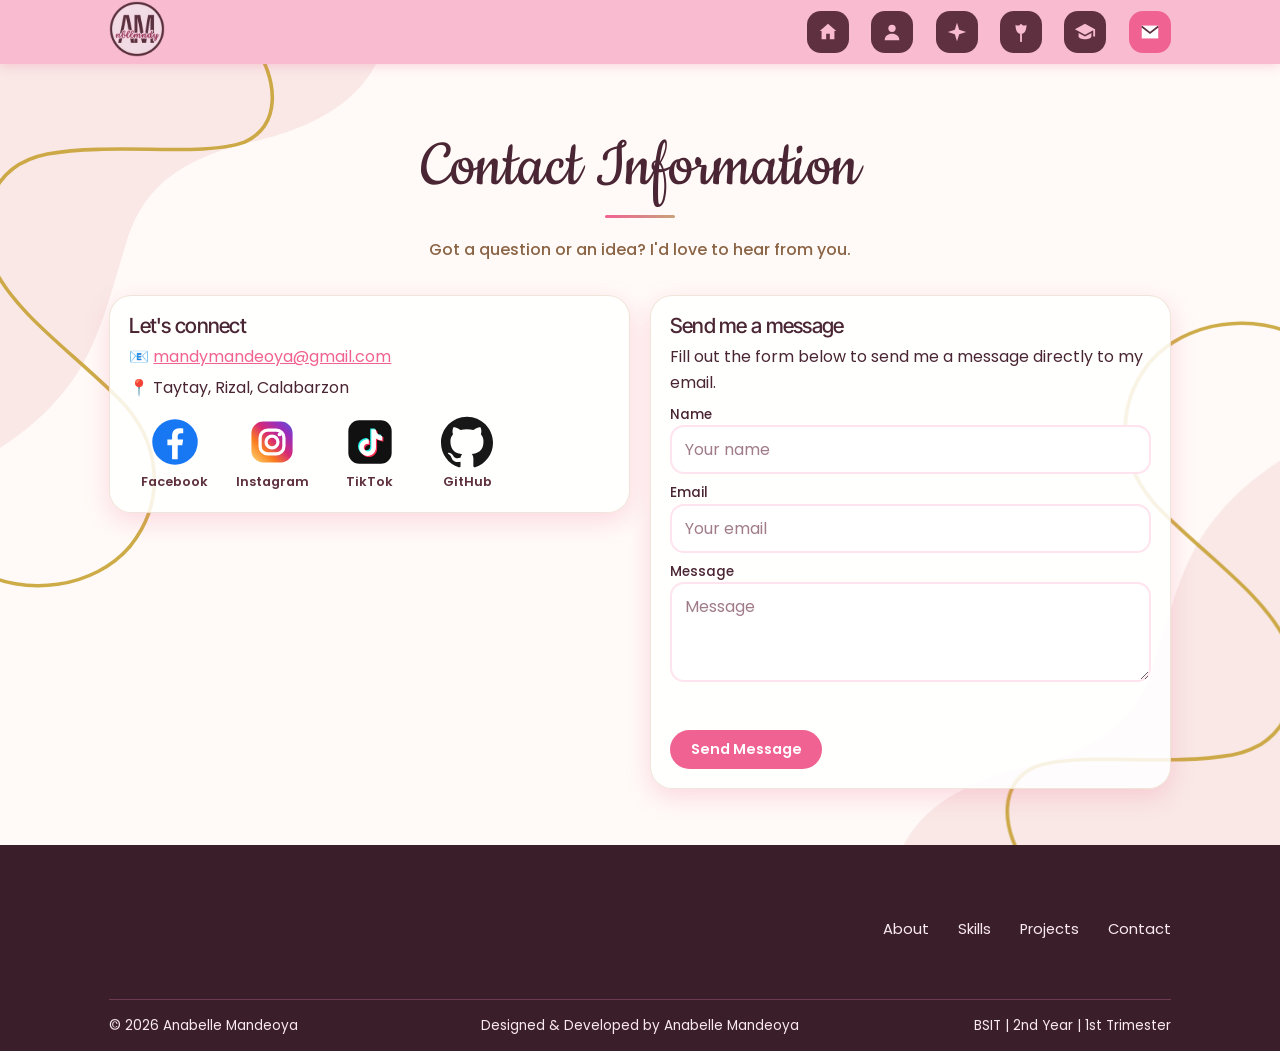
<file: contact.html>
<!doctype html>
<html lang="en">
  <head>
    <meta charset="UTF-8" />
    <meta
      name="viewport"
      content="width=device-width, initial-scale=1, viewport-fit=cover"
    />
    <script>
      document.documentElement.classList.add("js");
    </script>
    <title>Contact Information | Anabelle Mandeoya</title>
    <link rel="preconnect" href="https://fonts.googleapis.com" />
    <link rel="preconnect" href="https://fonts.gstatic.com" crossorigin />
    <link
      href="https://fonts.googleapis.com/css2?family=Inter+Tight:wght@400;500;600&family=Poppins:wght@400;500;600;700&family=Cookie&display=swap"
      rel="stylesheet"
    />
    <link
      rel="icon"
      type="image/png"
      sizes="256x256"
      href="images/favicon.png"
    />
    <link rel="apple-touch-icon" href="images/favicon.png" />
    <link rel="stylesheet" href="style.css" />
  </head>
  <body>
    <svg style="position: absolute; width: 0; height: 0" aria-hidden="true">
      <symbol id="tulip" viewBox="0 0 40 70">
        <path
          d="M20 68V30"
          stroke="#7fa38a"
          stroke-width="3"
          stroke-linecap="round"
        />
        <path d="M20 58c-8-2-12-8-12-14 6 1 11 5 12 14z" fill="#9dc2a5" />
        <path
          d="M8 8c0 14 4 26 12 26s12-12 12-26c-4 3-8 3-12-2-4 5-8 5-12 2z"
          fill="#f06292"
        />
        <path d="M20 6c-2 8-2 18 0 28 2-10 2-20 0-28z" fill="#f8b4cb" />
      </symbol>
      <defs>
        <linearGradient id="igg" x1="0" y1="1" x2="1" y2="0">
          <stop offset="0" stop-color="#feda75" />
          <stop offset=".3" stop-color="#fa7e1e" />
          <stop offset=".55" stop-color="#d62976" />
          <stop offset=".8" stop-color="#962fbf" />
          <stop offset="1" stop-color="#4f5bd5" />
        </linearGradient>
      </defs>
      <symbol id="i-html" viewBox="0 0 48 48">
        <path d="M7 5h34l-3.1 34.5L24 44l-13.9-4.5z" fill="#E44D26" />
        <path d="M24 8v33.8l11.3-3.600L38 8z" fill="#F16529" />
        <text
          x="24"
          y="31"
          text-anchor="middle"
          font-family="Poppins,Arial,sans-serif"
          font-weight="700"
          font-size="20"
          fill="#fff"
        >
          5
        </text>
      </symbol>
      <symbol id="i-css" viewBox="0 0 48 48">
        <path d="M7 5h34l-3.1 34.5L24 44l-13.9-4.5z" fill="#1572B6" />
        <path d="M24 8v33.8l11.3-3.600L38 8z" fill="#33A9DC" />
        <text
          x="24"
          y="31"
          text-anchor="middle"
          font-family="Poppins,Arial,sans-serif"
          font-weight="700"
          font-size="20"
          fill="#fff"
        >
          3
        </text>
      </symbol>
      <symbol id="i-js" viewBox="0 0 48 48">
        <rect x="5" y="5" width="38" height="38" rx="3" fill="#F7DF1E" />
        <text
          x="40"
          y="39"
          text-anchor="end"
          font-family="Poppins,Arial,sans-serif"
          font-weight="700"
          font-size="17"
          fill="#000"
        >
          JS
        </text>
      </symbol>
      <symbol id="i-git" viewBox="0 0 48 48">
        <rect
          x="9"
          y="9"
          width="30"
          height="30"
          rx="4"
          transform="rotate(45 24 24)"
          fill="#F05032"
        />
        <path
          d="M24 17v14M25 19l6 5"
          stroke="#fff"
          stroke-width="2.6"
          stroke-linecap="round"
          fill="none"
        />
        <circle cx="24" cy="16" r="3.2" fill="#fff" />
        <circle cx="24" cy="32" r="3.2" fill="#fff" />
        <circle cx="32" cy="25" r="3.2" fill="#fff" />
      </symbol>
      <symbol id="i-fb" viewBox="0 0 48 48">
        <circle cx="24" cy="24" r="21" fill="#1877F2" />
        <path
          d="M26.5 40V27h4.200l.8-5.200h-5v-3.100c0-1.5.7-2.8 2.9-2.800h2.200v-4.400c-.4-.1-1.9-.3-3.6-.3-4.2 0-6.7 2.6-6.7 7.100v3.500H17V27h4.300v13z"
          fill="#fff"
        />
      </symbol>
      <symbol id="i-ig" viewBox="0 0 48 48">
        <rect x="5" y="5" width="38" height="38" rx="11" fill="url(#igg)" />
        <rect
          x="13"
          y="13"
          width="22"
          height="22"
          rx="7"
          fill="none"
          stroke="#fff"
          stroke-width="3"
        />
        <circle
          cx="24"
          cy="24"
          r="5.5"
          fill="none"
          stroke="#fff"
          stroke-width="3"
        />
        <circle cx="31" cy="17" r="1.8" fill="#fff" />
      </symbol>
      <symbol id="i-in" viewBox="0 0 48 48">
        <rect x="5" y="5" width="38" height="38" rx="6" fill="#0A66C2" />
        <rect x="12" y="19" width="5" height="16" fill="#fff" />
        <circle cx="14.5" cy="13.5" r="3" fill="#fff" />
        <path
          d="M21 19h4.800v2.300c.9-1.6 2.7-2.7 5-2.7 4.5 0 5.4 3 5.4 6.800V35h-5v-8.300c0-2-.1-3.7-2.4-3.700s-2.8 1.8-2.8 3.600V35h-5z"
          fill="#fff"
        />
      </symbol>
      <symbol id="i-gh" viewBox="0 0 24 24">
        <path
          fill="#181717"
          d="M12 .297c-6.630 0-12 5.373-12 12 0 5.303 3.438 9.8 8.205 11.385.6.113.82-.258.82-.577 0-.285-.01-1.040-.015-2.040-3.338.724-4.042-1.610-4.042-1.610C4.422 18.070 3.633 17.7 3.633 17.700c-1.087-.744.084-.729.084-.729 1.205.084 1.838 1.236 1.838 1.236 1.070 1.835 2.809 1.305 3.495.998.108-.776.417-1.305.76-1.605-2.665-.3-5.466-1.332-5.466-5.930 0-1.310.465-2.380 1.235-3.220-.135-.303-.54-1.523.105-3.176 0 0 1.005-.322 3.3 1.230.96-.267 1.980-.399 3-.405 1.020.006 2.040.138 3 .405 2.280-1.552 3.285-1.230 3.285-1.230.645 1.653.24 2.873.12 3.176.765.84 1.230 1.910 1.230 3.220 0 4.610-2.805 5.625-5.475 5.920.42.36.81 1.096.81 2.220 0 1.606-.015 2.896-.015 3.286 0 .315.21.69.825.57C20.565 22.092 24 17.592 24 12.297c0-6.627-5.373-12-12-12"
        />
      </symbol>
      <symbol id="i-tel" viewBox="0 0 48 48">
        <circle cx="24" cy="24" r="21" fill="#25B866" />
        <g transform="translate(12 12)">
          <path
            fill="#fff"
            d="M6.62 10.79c1.44 2.83 3.76 5.14 6.59 6.59l2.2-2.2c.27-.27.67-.36 1.02-.24 1.12.37 2.33.57 3.57.57.55 0 1 .45 1 1V20c0 .55-.45 1-1 1-9.39 0-17-7.61-17-17 0-.55.45-1 1-1h3.5c.55 0 1 .45 1 1 0 1.25.2 2.45.57 3.57.11.35.03.74-.25 1.02l-2.2 2.2z"
          />
        </g>
      </symbol>
      <symbol id="i-php" viewBox="0 0 48 48">
        <ellipse cx="24" cy="24" rx="21" ry="13" fill="#777BB4" />
        <text
          x="24"
          y="29"
          text-anchor="middle"
          font-family="Poppins,Arial,sans-serif"
          font-weight="700"
          font-size="14"
          fill="#fff"
        >
          php
        </text>
      </symbol>
      <symbol id="i-py" viewBox="0 0 48 48">
        <rect x="5" y="5" width="38" height="38" rx="9" fill="#3776AB" />
        <path d="M43 24v10a9 9 0 0 1-9 9H24z" fill="#FFD43B" />
        <text
          x="24"
          y="31"
          text-anchor="middle"
          font-family="Poppins,Arial,sans-serif"
          font-weight="700"
          font-size="18"
          fill="#fff"
        >
          Py
        </text>
      </symbol>
      <symbol id="i-cpp" viewBox="0 0 48 48">
        <path d="M24 3l18 10.500v21L24 45 6 34.500v-21z" fill="#00599C" />
        <text
          x="24"
          y="30"
          text-anchor="middle"
          font-family="Poppins,Arial,sans-serif"
          font-weight="700"
          font-size="15"
          fill="#fff"
        >
          C++
        </text>
      </symbol>
      <symbol id="i-sql" viewBox="0 0 48 48">
        <path d="M7 11v26c0 4 7.6 7 17 7s17-3 17-7V11z" fill="#4479A1" />
        <ellipse cx="24" cy="11" rx="17" ry="7" fill="#8DB8D6" />
        <path
          d="M7 21c0 4 7.6 7 17 7s17-3 17-7M7 31c0 4 7.6 7 17 7s17-3 17-7"
          fill="none"
          stroke="#fff"
          stroke-width="2"
          opacity=".7"
        />
      </symbol>
      <symbol id="m-fb" viewBox="0 0 48 48">
        <path
          fill="currentColor"
          d="M26.5 40V27h4.200l.8-5.200h-5v-3.100c0-1.5.7-2.8 2.9-2.800h2.200v-4.400c-.4-.1-1.9-.3-3.6-.3-4.2 0-6.7 2.6-6.7 7.100v3.500H17V27h4.300v13z"
        />
      </symbol>
      <symbol id="m-ig" viewBox="0 0 48 48">
        <rect
          x="9"
          y="9"
          width="30"
          height="30"
          rx="9"
          fill="none"
          stroke="currentColor"
          stroke-width="3.6"
        />
        <circle
          cx="24"
          cy="24"
          r="7"
          fill="none"
          stroke="currentColor"
          stroke-width="3.6"
        />
        <circle cx="33" cy="15" r="2.2" fill="currentColor" />
      </symbol>
      <symbol id="m-in" viewBox="0 0 48 48">
        <rect x="10" y="19" width="6" height="19" fill="currentColor" />
        <circle cx="13" cy="12.5" r="3.4" fill="currentColor" />
        <path
          fill="currentColor"
          d="M21 19h5.700v2.800c1.1-1.9 3.2-3.2 6-3.2 5.3 0 6.3 3.5 6.3 8V38h-6v-9.800c0-2.3-.1-4.3-2.8-4.300s-3.2 2.1-3.2 4.200V38h-6z"
        />
      </symbol>
      <symbol id="m-gh" viewBox="0 0 24 24">
        <path
          fill="currentColor"
          d="M12 .297c-6.630 0-12 5.373-12 12 0 5.303 3.438 9.8 8.205 11.385.6.113.82-.258.82-.577 0-.285-.01-1.040-.015-2.040-3.338.724-4.042-1.610-4.042-1.610C4.422 18.070 3.633 17.7 3.633 17.700c-1.087-.744.084-.729.084-.729 1.205.084 1.838 1.236 1.838 1.236 1.070 1.835 2.809 1.305 3.495.998.108-.776.417-1.305.76-1.605-2.665-.3-5.466-1.332-5.466-5.930 0-1.310.465-2.380 1.235-3.220-.135-.303-.54-1.523.105-3.176 0 0 1.005-.322 3.3 1.230.96-.267 1.980-.399 3-.405 1.020.006 2.040.138 3 .405 2.280-1.552 3.285-1.230 3.285-1.230.645 1.653.24 2.873.12 3.176.765.84 1.230 1.910 1.230 3.220 0 4.610-2.805 5.625-5.475 5.920.42.36.81 1.096.81 2.220 0 1.606-.015 2.896-.015 3.286 0 .315.21.69.825.57C20.565 22.092 24 17.592 24 12.297c0-6.627-5.373-12-12-12"
        />
      </symbol>
      <symbol id="i-tt" viewBox="0 0 48 48">
        <rect x="4" y="4" width="40" height="40" rx="10" fill="#111" />
        <g transform="translate(8.5 8.5) scale(1.350)">
          <path
            transform="translate(-.8 -.8)"
            fill="#25F4EE"
            d="M16.6 5.820A4.280 4.280 0 0 1 15.540 3h-3.090v12.400a2.590 2.590 0 0 1-2.590 2.500c-1.420 0-2.6-1.160-2.6-2.6 0-1.720 1.660-3.010 3.370-2.480V9.660c-3.450-.46-6.470 2.220-6.470 5.640 0 3.330 2.760 5.7 5.690 5.7 3.140 0 5.690-2.550 5.690-5.700V9.010a7.350 7.350 0 0 0 4.3 1.380V7.300s-1.880.09-3.240-1.480z"
          />
          <path
            transform="translate(.8 .8)"
            fill="#FE2C55"
            d="M16.6 5.820A4.280 4.280 0 0 1 15.540 3h-3.090v12.400a2.590 2.590 0 0 1-2.590 2.500c-1.420 0-2.6-1.160-2.6-2.6 0-1.720 1.660-3.010 3.370-2.480V9.660c-3.450-.46-6.470 2.220-6.470 5.640 0 3.330 2.760 5.7 5.690 5.7 3.140 0 5.690-2.550 5.690-5.700V9.010a7.350 7.350 0 0 0 4.3 1.380V7.300s-1.880.09-3.240-1.480z"
          />
          <path
            fill="#fff"
            d="M16.6 5.820A4.280 4.280 0 0 1 15.540 3h-3.090v12.400a2.590 2.590 0 0 1-2.590 2.500c-1.420 0-2.6-1.160-2.6-2.6 0-1.720 1.660-3.010 3.370-2.480V9.660c-3.450-.46-6.470 2.220-6.470 5.640 0 3.330 2.760 5.7 5.690 5.7 3.140 0 5.690-2.550 5.690-5.700V9.010a7.350 7.350 0 0 0 4.3 1.380V7.300s-1.880.09-3.240-1.480z"
          />
        </g>
      </symbol>
      <symbol id="m-tt" viewBox="0 0 24 24">
        <path
          fill="currentColor"
          d="M16.6 5.82A4.28 4.28 0 0 1 15.54 3h-3.09v12.4a2.59 2.59 0 0 1-2.59 2.5c-1.42 0-2.6-1.16-2.6-2.6 0-1.72 1.66-3.01 3.37-2.48V9.66c-3.45-.46-6.47 2.22-6.47 5.64 0 3.33 2.76 5.7 5.69 5.7 3.14 0 5.69-2.55 5.69-5.7V9.01a7.35 7.35 0 0 0 4.3 1.38V7.3s-1.88.09-3.24-1.48z"
        />
      </symbol>
    </svg>

    <header class="nav">
      <div class="wrap nav-in">
        <a href="index.html" class="logo" aria-label="nbll_mndy home"
          ><img class="logo-img" src="images/logo.png" alt="nbll_mndy logo"
        /></a>
        <button
          id="menu-btn"
          class="menu-btn"
          aria-label="Open menu"
          aria-expanded="false"
        >
          <span></span><span></span><span></span>
        </button>
        <nav id="links" class="links" aria-label="Main">
          <a class="nav-ico" href="index.html" aria-label="Home"
            ><span class="ib"
              ><svg viewBox="0 0 24 24">
                <path d="M12 3 3 11h2v9h5v-6h4v6h5v-9h2z" /></svg></span
            ><span class="lbl">Home</span></a
          ><a class="nav-ico" href="about.html" aria-label="About Me"
            ><span class="ib"
              ><svg viewBox="0 0 24 24">
                <circle cx="12" cy="8" r="4" />
                <path d="M4 21c0-4.4 3.6-7 8-7s8 2.6 8 7z" /></svg></span
            ><span class="lbl">About Me</span></a
          ><a class="nav-ico" href="skills.html" aria-label="Skills"
            ><span class="ib"
              ><svg viewBox="0 0 24 24">
                <path
                  d="M12 2l2.4 7.6L22 12l-7.6 2.4L12 22l-2.4-7.6L2 12l7.6-2.4z"
                /></svg></span
            ><span class="lbl">Skills</span></a
          ><a class="nav-ico" href="projects.html" aria-label="Projects"
            ><span class="ib"
              ><svg viewBox="0 0 24 24">
                <path
                  d="M6 4c0 6 2 10 6 10s6-4 6-10c-2 1.5-4 1.5-6-1-2 2.5-4 2.5-6 1z"
                />
                <path
                  d="M12 14v8"
                  stroke="#f8bbd0"
                  stroke-width="2"
                  stroke-linecap="round"
                /></svg></span
            ><span class="lbl">Projects</span></a
          ><a class="nav-ico" href="education.html" aria-label="Education"
            ><span class="ib"
              ><svg viewBox="0 0 24 24">
                <path d="M12 3 1 9l11 6 9-4.9V17h2V9z" />
                <path
                  d="M5 13.2V17c0 1.7 3.1 3 7 3s7-1.3 7-3v-3.8l-7 3.8z"
                /></svg></span
            ><span class="lbl">Education</span></a
          >
          <a
            class="nav-ico"
            href="contact.html"
            aria-current="page"
            aria-label="Contact Me"
            ><span class="ib"
              ><svg viewBox="0 0 24 24">
                <path d="M3 5h18v14H3z" />
                <path
                  d="M3 6l9 7 9-7"
                  fill="none"
                  stroke="#5e3040"
                  stroke-width="1.8"
                /></svg></span
            ><span class="lbl">Contact Me</span></a
          >
        </nav>
      </div>
    </header>

    <main>
      <div class="band b-contact">
        <section id="contact" class="wrap">
          <h2 class="title">Contact Information</h2>
          <p class="sub">
            Got a question or an idea? I'd love to hear from you.
          </p>
          <div class="cards2">
            <div class="card">
              <h3>Let's connect</h3>
              <p>
                📧
                <a
                  id="mail-link"
                  href="https://mail.google.com/mail/?view=cm&amp;fs=1&amp;to=mandymandeoya@gmail.com"
                  target="_blank"
                  rel="noopener"
                  >mandymandeoya@gmail.com</a
                >
              </p>

              <p>📍 Taytay, Rizal, Calabarzon</p>
              <div class="socials">
                <a
                  class="soc"
                  href="https://www.facebook.com/share/1E1VUuEoKK/"
                  target="_blank"
                  rel="noopener"
                  aria-label="Facebook"
                  ><svg aria-hidden="true"><use href="#i-fb" /></svg>Facebook</a
                >
                <a
                  class="soc"
                  href="https://www.instagram.com/bellemandeoya16?exln=cTVhZmRjeW0xajln"
                  target="_blank"
                  rel="noopener"
                  aria-label="Instagram"
                  ><svg aria-hidden="true"><use href="#i-ig" /></svg
                  >Instagram</a
                >
                <a
                  class="soc"
                  href="https://www.tiktok.com/@nbll_mndy"
                  target="_blank"
                  rel="noopener"
                  aria-label="TikTok"
                  ><svg aria-hidden="true"><use href="#i-tt" /></svg>TikTok</a
                >
                <a
                  class="soc"
                  href="https://github.com/mandymandeoya"
                  target="_blank"
                  rel="noopener"
                  aria-label="GitHub"
                  ><svg aria-hidden="true"><use href="#i-gh" /></svg>GitHub</a
                >
              </div>
            </div>
            <form
              action="https://formspree.io/f/xdeevnwp"
              method="POST"
              class="card"
              id="contact-form"
            >
              <h3>Send me a message</h3>
              <p class="form-intro">
                Fill out the form below to send me a message directly to my
                email.
              </p>
              <label for="name">Name</label
              ><input
                id="name"
                name="name"
                type="text"
                placeholder="Your name"
              />
              <label for="email">Email</label
              ><input
                id="email"
                name="email"
                type="email"
                placeholder="Your email"
              />
              <label for="msg">Message</label
              ><textarea
                id="msg"
                name="msg"
                rows="3"
                placeholder="Message"
              ></textarea>
              <p id="form-msg" role="status"></p>
              <button class="btn" type="submit">Send Message</button>
            </form>
          </div>
        </section>
      </div>
    </main>

    <footer class="foot">
      <div class="wrap foot-in">
        <div class="foot-brand">
          <span class="foot-logo"
            ><img src="images/logo.png" alt="nbll_mndy logo"
          /></span>
          <div>
            <strong class="accent cookie-name">Anabelle Mandeoya</strong>
            <p class="cookie-line">
              Where creativity meets technology and purpose.
            </p>
          </div>
        </div>
        <nav class="foot-links" aria-label="Quick Links">
          <a href="about.html">About</a><a href="skills.html">Skills</a
          ><a href="projects.html">Projects</a
          ><a href="contact.html">Contact</a>
        </nav>
      </div>
      <div class="wrap">
        <div class="copy foot-bottom">
          <p class="foot-left">
            © <span id="year">2026</span> Anabelle Mandeoya
          </p>
          <p class="foot-mid">Designed &amp; Developed by Anabelle Mandeoya</p>
          <p class="foot-right">BSIT | 2nd Year | 1st Trimester</p>
        </div>
      </div>
    </footer>

    <button id="to-top" class="to-top" type="button" aria-label="Back to top">
      <svg viewBox="0 0 24 24" aria-hidden="true">
        <path
          d="M12 19V6M6 11l6-6 6 6"
          fill="none"
          stroke="#fff"
          stroke-width="2.6"
          stroke-linecap="round"
          stroke-linejoin="round"
        />
      </svg>
    </button>
    <script src="script.js"></script>
  </body>
</html>
</file>
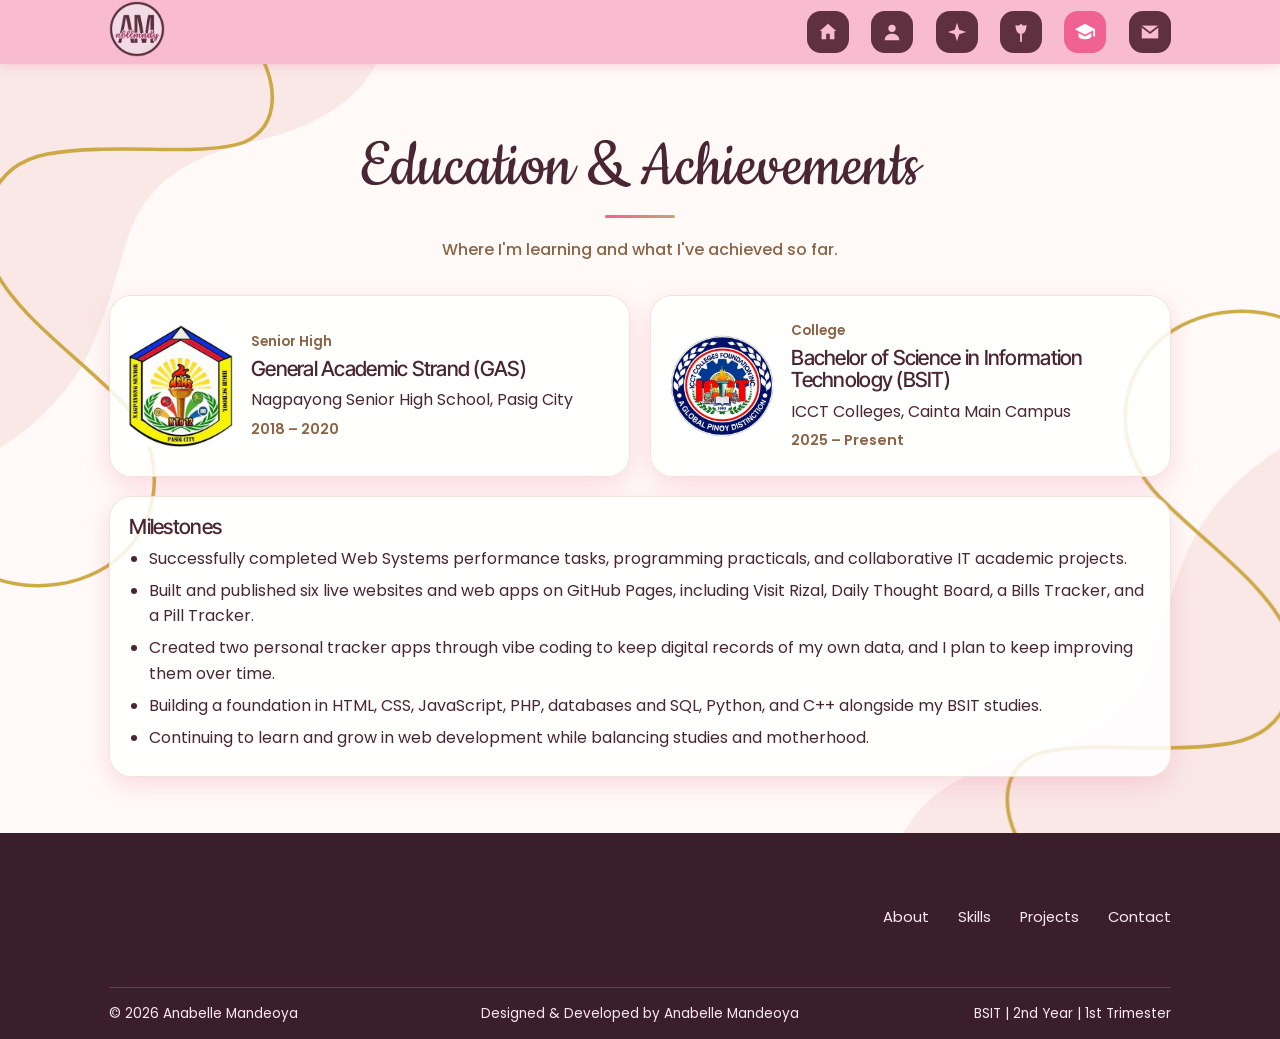
<file: education.html>
<!doctype html>
<html lang="en">
  <head>
    <meta charset="UTF-8" />
    <meta
      name="viewport"
      content="width=device-width, initial-scale=1, viewport-fit=cover"
    />
    <script>
      document.documentElement.classList.add("js");
    </script>
    <title>Education &amp; Achievements | Anabelle Mandeoya</title>
    <link rel="preconnect" href="https://fonts.googleapis.com" />
    <link rel="preconnect" href="https://fonts.gstatic.com" crossorigin />
    <link
      href="https://fonts.googleapis.com/css2?family=Inter+Tight:wght@400;500;600&family=Poppins:wght@400;500;600;700&family=Cookie&display=swap"
      rel="stylesheet"
    />
    <link
      rel="icon"
      type="image/png"
      sizes="256x256"
      href="images/favicon.png"
    />
    <link rel="apple-touch-icon" href="images/favicon.png" />
    <link rel="stylesheet" href="style.css" />
  </head>
  <body>
    <svg style="position: absolute; width: 0; height: 0" aria-hidden="true">
      <symbol id="tulip" viewBox="0 0 40 70">
        <path
          d="M20 68V30"
          stroke="#7fa38a"
          stroke-width="3"
          stroke-linecap="round"
        />
        <path d="M20 58c-8-2-12-8-12-14 6 1 11 5 12 14z" fill="#9dc2a5" />
        <path
          d="M8 8c0 14 4 26 12 26s12-12 12-26c-4 3-8 3-12-2-4 5-8 5-12 2z"
          fill="#f06292"
        />
        <path d="M20 6c-2 8-2 18 0 28 2-10 2-20 0-28z" fill="#f8b4cb" />
      </symbol>
      <defs>
        <linearGradient id="igg" x1="0" y1="1" x2="1" y2="0">
          <stop offset="0" stop-color="#feda75" />
          <stop offset=".3" stop-color="#fa7e1e" />
          <stop offset=".55" stop-color="#d62976" />
          <stop offset=".8" stop-color="#962fbf" />
          <stop offset="1" stop-color="#4f5bd5" />
        </linearGradient>
      </defs>
      <symbol id="i-html" viewBox="0 0 48 48">
        <path d="M7 5h34l-3.1 34.5L24 44l-13.9-4.5z" fill="#E44D26" />
        <path d="M24 8v33.8l11.3-3.600L38 8z" fill="#F16529" />
        <text
          x="24"
          y="31"
          text-anchor="middle"
          font-family="Poppins,Arial,sans-serif"
          font-weight="700"
          font-size="20"
          fill="#fff"
        >
          5
        </text>
      </symbol>
      <symbol id="i-css" viewBox="0 0 48 48">
        <path d="M7 5h34l-3.1 34.5L24 44l-13.9-4.5z" fill="#1572B6" />
        <path d="M24 8v33.8l11.3-3.600L38 8z" fill="#33A9DC" />
        <text
          x="24"
          y="31"
          text-anchor="middle"
          font-family="Poppins,Arial,sans-serif"
          font-weight="700"
          font-size="20"
          fill="#fff"
        >
          3
        </text>
      </symbol>
      <symbol id="i-js" viewBox="0 0 48 48">
        <rect x="5" y="5" width="38" height="38" rx="3" fill="#F7DF1E" />
        <text
          x="40"
          y="39"
          text-anchor="end"
          font-family="Poppins,Arial,sans-serif"
          font-weight="700"
          font-size="17"
          fill="#000"
        >
          JS
        </text>
      </symbol>
      <symbol id="i-git" viewBox="0 0 48 48">
        <rect
          x="9"
          y="9"
          width="30"
          height="30"
          rx="4"
          transform="rotate(45 24 24)"
          fill="#F05032"
        />
        <path
          d="M24 17v14M25 19l6 5"
          stroke="#fff"
          stroke-width="2.6"
          stroke-linecap="round"
          fill="none"
        />
        <circle cx="24" cy="16" r="3.2" fill="#fff" />
        <circle cx="24" cy="32" r="3.2" fill="#fff" />
        <circle cx="32" cy="25" r="3.2" fill="#fff" />
      </symbol>
      <symbol id="i-fb" viewBox="0 0 48 48">
        <circle cx="24" cy="24" r="21" fill="#1877F2" />
        <path
          d="M26.5 40V27h4.200l.8-5.200h-5v-3.100c0-1.5.7-2.8 2.9-2.800h2.200v-4.400c-.4-.1-1.9-.3-3.6-.3-4.2 0-6.7 2.6-6.7 7.100v3.500H17V27h4.300v13z"
          fill="#fff"
        />
      </symbol>
      <symbol id="i-ig" viewBox="0 0 48 48">
        <rect x="5" y="5" width="38" height="38" rx="11" fill="url(#igg)" />
        <rect
          x="13"
          y="13"
          width="22"
          height="22"
          rx="7"
          fill="none"
          stroke="#fff"
          stroke-width="3"
        />
        <circle
          cx="24"
          cy="24"
          r="5.5"
          fill="none"
          stroke="#fff"
          stroke-width="3"
        />
        <circle cx="31" cy="17" r="1.8" fill="#fff" />
      </symbol>
      <symbol id="i-in" viewBox="0 0 48 48">
        <rect x="5" y="5" width="38" height="38" rx="6" fill="#0A66C2" />
        <rect x="12" y="19" width="5" height="16" fill="#fff" />
        <circle cx="14.5" cy="13.5" r="3" fill="#fff" />
        <path
          d="M21 19h4.800v2.300c.9-1.6 2.7-2.7 5-2.7 4.5 0 5.4 3 5.4 6.800V35h-5v-8.300c0-2-.1-3.7-2.4-3.700s-2.8 1.8-2.8 3.600V35h-5z"
          fill="#fff"
        />
      </symbol>
      <symbol id="i-gh" viewBox="0 0 24 24">
        <path
          fill="#181717"
          d="M12 .297c-6.630 0-12 5.373-12 12 0 5.303 3.438 9.8 8.205 11.385.6.113.82-.258.82-.577 0-.285-.01-1.040-.015-2.040-3.338.724-4.042-1.610-4.042-1.610C4.422 18.070 3.633 17.7 3.633 17.700c-1.087-.744.084-.729.084-.729 1.205.084 1.838 1.236 1.838 1.236 1.070 1.835 2.809 1.305 3.495.998.108-.776.417-1.305.76-1.605-2.665-.3-5.466-1.332-5.466-5.930 0-1.310.465-2.380 1.235-3.220-.135-.303-.54-1.523.105-3.176 0 0 1.005-.322 3.3 1.230.96-.267 1.980-.399 3-.405 1.020.006 2.040.138 3 .405 2.280-1.552 3.285-1.230 3.285-1.230.645 1.653.24 2.873.12 3.176.765.84 1.230 1.910 1.230 3.220 0 4.610-2.805 5.625-5.475 5.920.42.36.81 1.096.81 2.220 0 1.606-.015 2.896-.015 3.286 0 .315.21.69.825.57C20.565 22.092 24 17.592 24 12.297c0-6.627-5.373-12-12-12"
        />
      </symbol>
      <symbol id="i-tel" viewBox="0 0 48 48">
        <circle cx="24" cy="24" r="21" fill="#25B866" />
        <g transform="translate(12 12)">
          <path
            fill="#fff"
            d="M6.62 10.79c1.44 2.83 3.76 5.14 6.59 6.59l2.2-2.2c.27-.27.67-.36 1.02-.24 1.12.37 2.33.57 3.57.57.55 0 1 .45 1 1V20c0 .55-.45 1-1 1-9.39 0-17-7.61-17-17 0-.55.45-1 1-1h3.5c.55 0 1 .45 1 1 0 1.25.2 2.45.57 3.57.11.35.03.74-.25 1.02l-2.2 2.2z"
          />
        </g>
      </symbol>
      <symbol id="i-php" viewBox="0 0 48 48">
        <ellipse cx="24" cy="24" rx="21" ry="13" fill="#777BB4" />
        <text
          x="24"
          y="29"
          text-anchor="middle"
          font-family="Poppins,Arial,sans-serif"
          font-weight="700"
          font-size="14"
          fill="#fff"
        >
          php
        </text>
      </symbol>
      <symbol id="i-py" viewBox="0 0 48 48">
        <rect x="5" y="5" width="38" height="38" rx="9" fill="#3776AB" />
        <path d="M43 24v10a9 9 0 0 1-9 9H24z" fill="#FFD43B" />
        <text
          x="24"
          y="31"
          text-anchor="middle"
          font-family="Poppins,Arial,sans-serif"
          font-weight="700"
          font-size="18"
          fill="#fff"
        >
          Py
        </text>
      </symbol>
      <symbol id="i-cpp" viewBox="0 0 48 48">
        <path d="M24 3l18 10.500v21L24 45 6 34.500v-21z" fill="#00599C" />
        <text
          x="24"
          y="30"
          text-anchor="middle"
          font-family="Poppins,Arial,sans-serif"
          font-weight="700"
          font-size="15"
          fill="#fff"
        >
          C++
        </text>
      </symbol>
      <symbol id="i-sql" viewBox="0 0 48 48">
        <path d="M7 11v26c0 4 7.6 7 17 7s17-3 17-7V11z" fill="#4479A1" />
        <ellipse cx="24" cy="11" rx="17" ry="7" fill="#8DB8D6" />
        <path
          d="M7 21c0 4 7.6 7 17 7s17-3 17-7M7 31c0 4 7.6 7 17 7s17-3 17-7"
          fill="none"
          stroke="#fff"
          stroke-width="2"
          opacity=".7"
        />
      </symbol>
      <symbol id="m-fb" viewBox="0 0 48 48">
        <path
          fill="currentColor"
          d="M26.5 40V27h4.200l.8-5.200h-5v-3.100c0-1.5.7-2.8 2.9-2.800h2.200v-4.400c-.4-.1-1.9-.3-3.6-.3-4.2 0-6.7 2.6-6.7 7.100v3.500H17V27h4.300v13z"
        />
      </symbol>
      <symbol id="m-ig" viewBox="0 0 48 48">
        <rect
          x="9"
          y="9"
          width="30"
          height="30"
          rx="9"
          fill="none"
          stroke="currentColor"
          stroke-width="3.6"
        />
        <circle
          cx="24"
          cy="24"
          r="7"
          fill="none"
          stroke="currentColor"
          stroke-width="3.6"
        />
        <circle cx="33" cy="15" r="2.2" fill="currentColor" />
      </symbol>
      <symbol id="m-in" viewBox="0 0 48 48">
        <rect x="10" y="19" width="6" height="19" fill="currentColor" />
        <circle cx="13" cy="12.5" r="3.4" fill="currentColor" />
        <path
          fill="currentColor"
          d="M21 19h5.700v2.800c1.1-1.9 3.2-3.2 6-3.2 5.3 0 6.3 3.5 6.3 8V38h-6v-9.800c0-2.3-.1-4.3-2.8-4.300s-3.2 2.1-3.2 4.200V38h-6z"
        />
      </symbol>
      <symbol id="m-gh" viewBox="0 0 24 24">
        <path
          fill="currentColor"
          d="M12 .297c-6.630 0-12 5.373-12 12 0 5.303 3.438 9.8 8.205 11.385.6.113.82-.258.82-.577 0-.285-.01-1.040-.015-2.040-3.338.724-4.042-1.610-4.042-1.610C4.422 18.070 3.633 17.7 3.633 17.700c-1.087-.744.084-.729.084-.729 1.205.084 1.838 1.236 1.838 1.236 1.070 1.835 2.809 1.305 3.495.998.108-.776.417-1.305.76-1.605-2.665-.3-5.466-1.332-5.466-5.930 0-1.310.465-2.380 1.235-3.220-.135-.303-.54-1.523.105-3.176 0 0 1.005-.322 3.3 1.230.96-.267 1.980-.399 3-.405 1.020.006 2.040.138 3 .405 2.280-1.552 3.285-1.230 3.285-1.230.645 1.653.24 2.873.12 3.176.765.84 1.230 1.910 1.230 3.220 0 4.610-2.805 5.625-5.475 5.920.42.36.81 1.096.81 2.220 0 1.606-.015 2.896-.015 3.286 0 .315.21.69.825.57C20.565 22.092 24 17.592 24 12.297c0-6.627-5.373-12-12-12"
        />
      </symbol>
      <symbol id="i-tt" viewBox="0 0 48 48">
        <rect x="4" y="4" width="40" height="40" rx="10" fill="#111" />
        <g transform="translate(8.5 8.5) scale(1.350)">
          <path
            transform="translate(-.8 -.8)"
            fill="#25F4EE"
            d="M16.6 5.820A4.280 4.280 0 0 1 15.540 3h-3.090v12.400a2.590 2.590 0 0 1-2.590 2.500c-1.420 0-2.6-1.160-2.6-2.6 0-1.720 1.660-3.010 3.370-2.480V9.660c-3.450-.46-6.470 2.220-6.470 5.640 0 3.330 2.760 5.7 5.690 5.7 3.140 0 5.690-2.550 5.690-5.700V9.010a7.350 7.350 0 0 0 4.3 1.380V7.300s-1.880.09-3.240-1.480z"
          />
          <path
            transform="translate(.8 .8)"
            fill="#FE2C55"
            d="M16.6 5.820A4.280 4.280 0 0 1 15.540 3h-3.090v12.400a2.590 2.590 0 0 1-2.590 2.500c-1.420 0-2.6-1.160-2.6-2.6 0-1.720 1.660-3.010 3.370-2.480V9.660c-3.450-.46-6.470 2.220-6.470 5.640 0 3.330 2.760 5.7 5.690 5.7 3.140 0 5.690-2.550 5.690-5.700V9.010a7.350 7.350 0 0 0 4.3 1.380V7.300s-1.880.09-3.240-1.480z"
          />
          <path
            fill="#fff"
            d="M16.6 5.820A4.280 4.280 0 0 1 15.540 3h-3.090v12.400a2.590 2.590 0 0 1-2.590 2.500c-1.420 0-2.6-1.160-2.6-2.6 0-1.720 1.660-3.010 3.370-2.480V9.660c-3.450-.46-6.470 2.220-6.470 5.640 0 3.330 2.760 5.7 5.690 5.7 3.140 0 5.690-2.550 5.690-5.700V9.010a7.350 7.350 0 0 0 4.3 1.380V7.300s-1.880.09-3.240-1.480z"
          />
        </g>
      </symbol>
      <symbol id="m-tt" viewBox="0 0 24 24">
        <path
          fill="currentColor"
          d="M16.6 5.82A4.28 4.28 0 0 1 15.54 3h-3.09v12.4a2.59 2.59 0 0 1-2.59 2.5c-1.42 0-2.6-1.16-2.6-2.6 0-1.72 1.66-3.01 3.37-2.48V9.66c-3.45-.46-6.47 2.22-6.47 5.64 0 3.33 2.76 5.7 5.69 5.7 3.14 0 5.69-2.55 5.69-5.7V9.01a7.35 7.35 0 0 0 4.3 1.38V7.3s-1.88.09-3.24-1.48z"
        />
      </symbol>
    </svg>

    <header class="nav">
      <div class="wrap nav-in">
        <a href="index.html" class="logo" aria-label="nbll_mndy home"
          ><img class="logo-img" src="images/logo.png" alt="nbll_mndy logo"
        /></a>
        <button
          id="menu-btn"
          class="menu-btn"
          aria-label="Open menu"
          aria-expanded="false"
        >
          <span></span><span></span><span></span>
        </button>
        <nav id="links" class="links" aria-label="Main">
          <a class="nav-ico" href="index.html" aria-label="Home"
            ><span class="ib"
              ><svg viewBox="0 0 24 24">
                <path d="M12 3 3 11h2v9h5v-6h4v6h5v-9h2z" /></svg></span
            ><span class="lbl">Home</span></a
          ><a class="nav-ico" href="about.html" aria-label="About Me"
            ><span class="ib"
              ><svg viewBox="0 0 24 24">
                <circle cx="12" cy="8" r="4" />
                <path d="M4 21c0-4.4 3.6-7 8-7s8 2.6 8 7z" /></svg></span
            ><span class="lbl">About Me</span></a
          ><a class="nav-ico" href="skills.html" aria-label="Skills"
            ><span class="ib"
              ><svg viewBox="0 0 24 24">
                <path
                  d="M12 2l2.4 7.6L22 12l-7.6 2.4L12 22l-2.4-7.6L2 12l7.6-2.4z"
                /></svg></span
            ><span class="lbl">Skills</span></a
          ><a class="nav-ico" href="projects.html" aria-label="Projects"
            ><span class="ib"
              ><svg viewBox="0 0 24 24">
                <path
                  d="M6 4c0 6 2 10 6 10s6-4 6-10c-2 1.5-4 1.5-6-1-2 2.5-4 2.5-6 1z"
                />
                <path
                  d="M12 14v8"
                  stroke="#f8bbd0"
                  stroke-width="2"
                  stroke-linecap="round"
                /></svg></span
            ><span class="lbl">Projects</span></a
          ><a
            class="nav-ico"
            href="education.html"
            aria-current="page"
            aria-label="Education"
            ><span class="ib"
              ><svg viewBox="0 0 24 24">
                <path d="M12 3 1 9l11 6 9-4.9V17h2V9z" />
                <path
                  d="M5 13.2V17c0 1.7 3.1 3 7 3s7-1.3 7-3v-3.8l-7 3.8z"
                /></svg></span
            ><span class="lbl">Education</span></a
          >
          <a class="nav-ico" href="contact.html" aria-label="Contact Me"
            ><span class="ib"
              ><svg viewBox="0 0 24 24">
                <path d="M3 5h18v14H3z" />
                <path
                  d="M3 6l9 7 9-7"
                  fill="none"
                  stroke="#5e3040"
                  stroke-width="1.8"
                /></svg></span
            ><span class="lbl">Contact Me</span></a
          >
        </nav>
      </div>
    </header>

    <main>
      <div class="band b-education">
        <section id="education" class="wrap">
          <h2 class="title">Education &amp; Achievements</h2>
          <p class="sub">Where I'm learning and what I've achieved so far.</p>
          <div class="cards2">
            <article class="card edu">
              <img
                class="school-logo"
                src="images/nshs.jpg"
                alt="Nagpayong Senior High School logo"
              />
              <div>
                <p class="lvl">Senior High</p>
                <h3>General Academic Strand (GAS)</h3>
                <p>Nagpayong Senior High School, Pasig City</p>
                <p class="yrs">2018 – 2020</p>
              </div>
            </article>
            <article class="card edu">
              <img
                class="school-logo"
                src="images/icct.jpg"
                alt="ICCT Colleges Foundation logo"
              />
              <div>
                <p class="lvl">College</p>
                <h3>Bachelor of Science in Information Technology (BSIT)</h3>
                <p>ICCT Colleges, Cainta Main Campus</p>
                <p class="yrs">2025 – Present</p>
              </div>
            </article>
            <article class="card wide">
              <h3>Milestones</h3>
              <ul>
                <li>
                  Successfully completed Web Systems performance tasks,
                  programming practicals, and collaborative IT academic
                  projects.
                </li>
                <li>
                  Built and published six live websites and web apps on GitHub
                  Pages, including Visit Rizal, Daily Thought Board, a Bills
                  Tracker, and a Pill Tracker.
                </li>
                <li>
                  Created two personal tracker apps through vibe coding to keep
                  digital records of my own data, and I plan to keep improving
                  them over time.
                </li>
                <li>
                  Building a foundation in HTML, CSS, JavaScript, PHP, databases
                  and SQL, Python, and C++ alongside my BSIT studies.
                </li>
                <li>
                  Continuing to learn and grow in web development while
                  balancing studies and motherhood.
                </li>
              </ul>
            </article>
          </div>
        </section>
      </div>
    </main>

    <footer class="foot">
      <div class="wrap foot-in">
        <div class="foot-brand">
          <span class="foot-logo"
            ><img src="images/logo.png" alt="nbll_mndy logo"
          /></span>
          <div>
            <strong class="accent cookie-name">Anabelle Mandeoya</strong>
            <p class="cookie-line">
              Where creativity meets technology and purpose.
            </p>
          </div>
        </div>
        <nav class="foot-links" aria-label="Quick Links">
          <a href="about.html">About</a><a href="skills.html">Skills</a
          ><a href="projects.html">Projects</a
          ><a href="contact.html">Contact</a>
        </nav>
      </div>
      <div class="wrap">
        <div class="copy foot-bottom">
          <p class="foot-left">
            © <span id="year">2026</span> Anabelle Mandeoya
          </p>
          <p class="foot-mid">Designed &amp; Developed by Anabelle Mandeoya</p>
          <p class="foot-right">BSIT | 2nd Year | 1st Trimester</p>
        </div>
      </div>
    </footer>

    <button id="to-top" class="to-top" type="button" aria-label="Back to top">
      <svg viewBox="0 0 24 24" aria-hidden="true">
        <path
          d="M12 19V6M6 11l6-6 6 6"
          fill="none"
          stroke="#fff"
          stroke-width="2.6"
          stroke-linecap="round"
          stroke-linejoin="round"
        />
      </svg>
    </button>
    <script src="script.js"></script>
  </body>
</html>
</file>
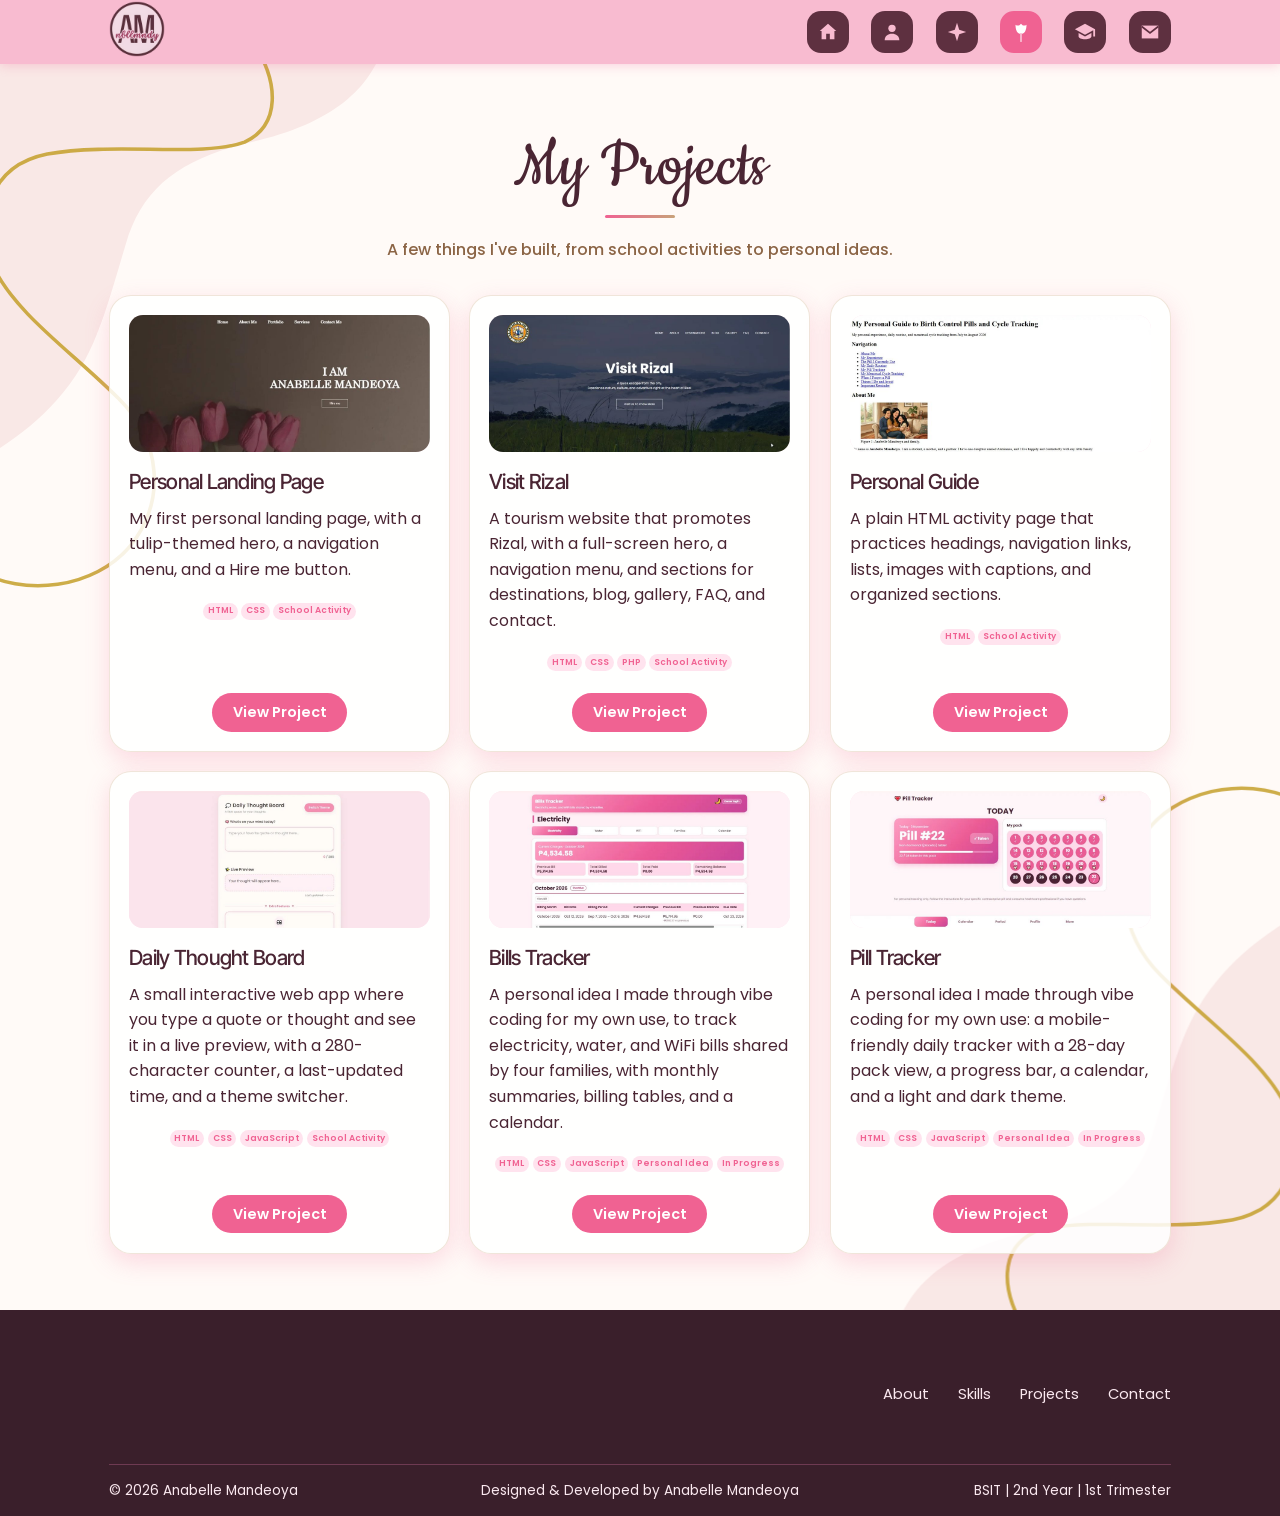
<file: projects.html>
<!doctype html>
<html lang="en">
  <head>
    <meta charset="UTF-8" />
    <meta
      name="viewport"
      content="width=device-width, initial-scale=1, viewport-fit=cover"
    />
    <script>
      document.documentElement.classList.add("js");
    </script>
    <title>My Projects | Anabelle Mandeoya</title>
    <link rel="preconnect" href="https://fonts.googleapis.com" />
    <link rel="preconnect" href="https://fonts.gstatic.com" crossorigin />
    <link
      href="https://fonts.googleapis.com/css2?family=Inter+Tight:wght@400;500;600&family=Poppins:wght@400;500;600;700&family=Cookie&display=swap"
      rel="stylesheet"
    />
    <link
      rel="icon"
      type="image/png"
      sizes="256x256"
      href="images/favicon.png"
    />
    <link rel="apple-touch-icon" href="images/favicon.png" />
    <link rel="stylesheet" href="style.css" />
  </head>
  <body>
    <svg style="position: absolute; width: 0; height: 0" aria-hidden="true">
      <symbol id="tulip" viewBox="0 0 40 70">
        <path
          d="M20 68V30"
          stroke="#7fa38a"
          stroke-width="3"
          stroke-linecap="round"
        />
        <path d="M20 58c-8-2-12-8-12-14 6 1 11 5 12 14z" fill="#9dc2a5" />
        <path
          d="M8 8c0 14 4 26 12 26s12-12 12-26c-4 3-8 3-12-2-4 5-8 5-12 2z"
          fill="#f06292"
        />
        <path d="M20 6c-2 8-2 18 0 28 2-10 2-20 0-28z" fill="#f8b4cb" />
      </symbol>
      <defs>
        <linearGradient id="igg" x1="0" y1="1" x2="1" y2="0">
          <stop offset="0" stop-color="#feda75" />
          <stop offset=".3" stop-color="#fa7e1e" />
          <stop offset=".55" stop-color="#d62976" />
          <stop offset=".8" stop-color="#962fbf" />
          <stop offset="1" stop-color="#4f5bd5" />
        </linearGradient>
      </defs>
      <symbol id="i-html" viewBox="0 0 48 48">
        <path d="M7 5h34l-3.1 34.5L24 44l-13.9-4.5z" fill="#E44D26" />
        <path d="M24 8v33.8l11.3-3.600L38 8z" fill="#F16529" />
        <text
          x="24"
          y="31"
          text-anchor="middle"
          font-family="Poppins,Arial,sans-serif"
          font-weight="700"
          font-size="20"
          fill="#fff"
        >
          5
        </text>
      </symbol>
      <symbol id="i-css" viewBox="0 0 48 48">
        <path d="M7 5h34l-3.1 34.5L24 44l-13.9-4.5z" fill="#1572B6" />
        <path d="M24 8v33.8l11.3-3.600L38 8z" fill="#33A9DC" />
        <text
          x="24"
          y="31"
          text-anchor="middle"
          font-family="Poppins,Arial,sans-serif"
          font-weight="700"
          font-size="20"
          fill="#fff"
        >
          3
        </text>
      </symbol>
      <symbol id="i-js" viewBox="0 0 48 48">
        <rect x="5" y="5" width="38" height="38" rx="3" fill="#F7DF1E" />
        <text
          x="40"
          y="39"
          text-anchor="end"
          font-family="Poppins,Arial,sans-serif"
          font-weight="700"
          font-size="17"
          fill="#000"
        >
          JS
        </text>
      </symbol>
      <symbol id="i-git" viewBox="0 0 48 48">
        <rect
          x="9"
          y="9"
          width="30"
          height="30"
          rx="4"
          transform="rotate(45 24 24)"
          fill="#F05032"
        />
        <path
          d="M24 17v14M25 19l6 5"
          stroke="#fff"
          stroke-width="2.6"
          stroke-linecap="round"
          fill="none"
        />
        <circle cx="24" cy="16" r="3.2" fill="#fff" />
        <circle cx="24" cy="32" r="3.2" fill="#fff" />
        <circle cx="32" cy="25" r="3.2" fill="#fff" />
      </symbol>
      <symbol id="i-fb" viewBox="0 0 48 48">
        <circle cx="24" cy="24" r="21" fill="#1877F2" />
        <path
          d="M26.5 40V27h4.200l.8-5.200h-5v-3.100c0-1.5.7-2.8 2.9-2.800h2.200v-4.400c-.4-.1-1.9-.3-3.6-.3-4.2 0-6.7 2.6-6.7 7.100v3.500H17V27h4.300v13z"
          fill="#fff"
        />
      </symbol>
      <symbol id="i-ig" viewBox="0 0 48 48">
        <rect x="5" y="5" width="38" height="38" rx="11" fill="url(#igg)" />
        <rect
          x="13"
          y="13"
          width="22"
          height="22"
          rx="7"
          fill="none"
          stroke="#fff"
          stroke-width="3"
        />
        <circle
          cx="24"
          cy="24"
          r="5.5"
          fill="none"
          stroke="#fff"
          stroke-width="3"
        />
        <circle cx="31" cy="17" r="1.8" fill="#fff" />
      </symbol>
      <symbol id="i-in" viewBox="0 0 48 48">
        <rect x="5" y="5" width="38" height="38" rx="6" fill="#0A66C2" />
        <rect x="12" y="19" width="5" height="16" fill="#fff" />
        <circle cx="14.5" cy="13.5" r="3" fill="#fff" />
        <path
          d="M21 19h4.800v2.300c.9-1.6 2.7-2.7 5-2.7 4.5 0 5.4 3 5.4 6.800V35h-5v-8.300c0-2-.1-3.7-2.4-3.700s-2.8 1.8-2.8 3.600V35h-5z"
          fill="#fff"
        />
      </symbol>
      <symbol id="i-gh" viewBox="0 0 24 24">
        <path
          fill="#181717"
          d="M12 .297c-6.630 0-12 5.373-12 12 0 5.303 3.438 9.8 8.205 11.385.6.113.82-.258.82-.577 0-.285-.01-1.040-.015-2.040-3.338.724-4.042-1.610-4.042-1.610C4.422 18.070 3.633 17.7 3.633 17.700c-1.087-.744.084-.729.084-.729 1.205.084 1.838 1.236 1.838 1.236 1.070 1.835 2.809 1.305 3.495.998.108-.776.417-1.305.76-1.605-2.665-.3-5.466-1.332-5.466-5.930 0-1.310.465-2.380 1.235-3.220-.135-.303-.54-1.523.105-3.176 0 0 1.005-.322 3.3 1.230.96-.267 1.980-.399 3-.405 1.020.006 2.040.138 3 .405 2.280-1.552 3.285-1.230 3.285-1.230.645 1.653.24 2.873.12 3.176.765.84 1.230 1.910 1.230 3.220 0 4.610-2.805 5.625-5.475 5.920.42.36.81 1.096.81 2.220 0 1.606-.015 2.896-.015 3.286 0 .315.21.69.825.57C20.565 22.092 24 17.592 24 12.297c0-6.627-5.373-12-12-12"
        />
      </symbol>
      <symbol id="i-tel" viewBox="0 0 48 48">
        <circle cx="24" cy="24" r="21" fill="#25B866" />
        <g transform="translate(12 12)">
          <path
            fill="#fff"
            d="M6.62 10.79c1.44 2.83 3.76 5.14 6.59 6.59l2.2-2.2c.27-.27.67-.36 1.02-.24 1.12.37 2.33.57 3.57.57.55 0 1 .45 1 1V20c0 .55-.45 1-1 1-9.39 0-17-7.61-17-17 0-.55.45-1 1-1h3.5c.55 0 1 .45 1 1 0 1.25.2 2.45.57 3.57.11.35.03.74-.25 1.02l-2.2 2.2z"
          />
        </g>
      </symbol>
      <symbol id="i-php" viewBox="0 0 48 48">
        <ellipse cx="24" cy="24" rx="21" ry="13" fill="#777BB4" />
        <text
          x="24"
          y="29"
          text-anchor="middle"
          font-family="Poppins,Arial,sans-serif"
          font-weight="700"
          font-size="14"
          fill="#fff"
        >
          php
        </text>
      </symbol>
      <symbol id="i-py" viewBox="0 0 48 48">
        <rect x="5" y="5" width="38" height="38" rx="9" fill="#3776AB" />
        <path d="M43 24v10a9 9 0 0 1-9 9H24z" fill="#FFD43B" />
        <text
          x="24"
          y="31"
          text-anchor="middle"
          font-family="Poppins,Arial,sans-serif"
          font-weight="700"
          font-size="18"
          fill="#fff"
        >
          Py
        </text>
      </symbol>
      <symbol id="i-cpp" viewBox="0 0 48 48">
        <path d="M24 3l18 10.500v21L24 45 6 34.500v-21z" fill="#00599C" />
        <text
          x="24"
          y="30"
          text-anchor="middle"
          font-family="Poppins,Arial,sans-serif"
          font-weight="700"
          font-size="15"
          fill="#fff"
        >
          C++
        </text>
      </symbol>
      <symbol id="i-sql" viewBox="0 0 48 48">
        <path d="M7 11v26c0 4 7.6 7 17 7s17-3 17-7V11z" fill="#4479A1" />
        <ellipse cx="24" cy="11" rx="17" ry="7" fill="#8DB8D6" />
        <path
          d="M7 21c0 4 7.6 7 17 7s17-3 17-7M7 31c0 4 7.6 7 17 7s17-3 17-7"
          fill="none"
          stroke="#fff"
          stroke-width="2"
          opacity=".7"
        />
      </symbol>
      <symbol id="m-fb" viewBox="0 0 48 48">
        <path
          fill="currentColor"
          d="M26.5 40V27h4.200l.8-5.200h-5v-3.100c0-1.5.7-2.8 2.9-2.800h2.200v-4.400c-.4-.1-1.9-.3-3.6-.3-4.2 0-6.7 2.6-6.7 7.100v3.500H17V27h4.300v13z"
        />
      </symbol>
      <symbol id="m-ig" viewBox="0 0 48 48">
        <rect
          x="9"
          y="9"
          width="30"
          height="30"
          rx="9"
          fill="none"
          stroke="currentColor"
          stroke-width="3.6"
        />
        <circle
          cx="24"
          cy="24"
          r="7"
          fill="none"
          stroke="currentColor"
          stroke-width="3.6"
        />
        <circle cx="33" cy="15" r="2.2" fill="currentColor" />
      </symbol>
      <symbol id="m-in" viewBox="0 0 48 48">
        <rect x="10" y="19" width="6" height="19" fill="currentColor" />
        <circle cx="13" cy="12.5" r="3.4" fill="currentColor" />
        <path
          fill="currentColor"
          d="M21 19h5.700v2.800c1.1-1.9 3.2-3.2 6-3.2 5.3 0 6.3 3.5 6.3 8V38h-6v-9.800c0-2.3-.1-4.3-2.8-4.300s-3.2 2.1-3.2 4.200V38h-6z"
        />
      </symbol>
      <symbol id="m-gh" viewBox="0 0 24 24">
        <path
          fill="currentColor"
          d="M12 .297c-6.630 0-12 5.373-12 12 0 5.303 3.438 9.8 8.205 11.385.6.113.82-.258.82-.577 0-.285-.01-1.040-.015-2.040-3.338.724-4.042-1.610-4.042-1.610C4.422 18.070 3.633 17.7 3.633 17.700c-1.087-.744.084-.729.084-.729 1.205.084 1.838 1.236 1.838 1.236 1.070 1.835 2.809 1.305 3.495.998.108-.776.417-1.305.76-1.605-2.665-.3-5.466-1.332-5.466-5.930 0-1.310.465-2.380 1.235-3.220-.135-.303-.54-1.523.105-3.176 0 0 1.005-.322 3.3 1.230.96-.267 1.980-.399 3-.405 1.020.006 2.040.138 3 .405 2.280-1.552 3.285-1.230 3.285-1.230.645 1.653.24 2.873.12 3.176.765.84 1.230 1.910 1.230 3.220 0 4.610-2.805 5.625-5.475 5.920.42.36.81 1.096.81 2.220 0 1.606-.015 2.896-.015 3.286 0 .315.21.69.825.57C20.565 22.092 24 17.592 24 12.297c0-6.627-5.373-12-12-12"
        />
      </symbol>
      <symbol id="i-tt" viewBox="0 0 48 48">
        <rect x="4" y="4" width="40" height="40" rx="10" fill="#111" />
        <g transform="translate(8.5 8.5) scale(1.350)">
          <path
            transform="translate(-.8 -.8)"
            fill="#25F4EE"
            d="M16.6 5.820A4.280 4.280 0 0 1 15.540 3h-3.090v12.400a2.590 2.590 0 0 1-2.590 2.500c-1.420 0-2.6-1.160-2.6-2.6 0-1.720 1.660-3.010 3.370-2.480V9.660c-3.450-.46-6.470 2.220-6.470 5.640 0 3.330 2.760 5.7 5.690 5.7 3.140 0 5.690-2.550 5.690-5.700V9.010a7.350 7.350 0 0 0 4.3 1.380V7.300s-1.880.09-3.240-1.480z"
          />
          <path
            transform="translate(.8 .8)"
            fill="#FE2C55"
            d="M16.6 5.820A4.280 4.280 0 0 1 15.540 3h-3.090v12.400a2.590 2.590 0 0 1-2.590 2.500c-1.420 0-2.6-1.160-2.6-2.6 0-1.720 1.660-3.010 3.370-2.480V9.660c-3.450-.46-6.470 2.220-6.470 5.640 0 3.330 2.760 5.7 5.690 5.7 3.140 0 5.690-2.550 5.690-5.700V9.010a7.350 7.350 0 0 0 4.3 1.380V7.300s-1.880.09-3.240-1.480z"
          />
          <path
            fill="#fff"
            d="M16.6 5.820A4.280 4.280 0 0 1 15.540 3h-3.090v12.400a2.590 2.590 0 0 1-2.590 2.500c-1.420 0-2.6-1.160-2.6-2.6 0-1.720 1.660-3.010 3.370-2.480V9.660c-3.450-.46-6.470 2.220-6.470 5.640 0 3.330 2.760 5.7 5.690 5.7 3.140 0 5.690-2.550 5.690-5.700V9.010a7.350 7.350 0 0 0 4.3 1.380V7.300s-1.880.09-3.240-1.480z"
          />
        </g>
      </symbol>
      <symbol id="m-tt" viewBox="0 0 24 24">
        <path
          fill="currentColor"
          d="M16.6 5.82A4.28 4.28 0 0 1 15.54 3h-3.09v12.4a2.59 2.59 0 0 1-2.59 2.5c-1.42 0-2.6-1.16-2.6-2.6 0-1.72 1.66-3.01 3.37-2.48V9.66c-3.45-.46-6.47 2.22-6.47 5.64 0 3.33 2.76 5.7 5.69 5.7 3.14 0 5.69-2.55 5.69-5.7V9.01a7.35 7.35 0 0 0 4.3 1.38V7.3s-1.88.09-3.24-1.48z"
        />
      </symbol>
    </svg>

    <header class="nav">
      <div class="wrap nav-in">
        <a href="index.html" class="logo" aria-label="nbll_mndy home"
          ><img class="logo-img" src="images/logo.png" alt="nbll_mndy logo"
        /></a>
        <button
          id="menu-btn"
          class="menu-btn"
          aria-label="Open menu"
          aria-expanded="false"
        >
          <span></span><span></span><span></span>
        </button>
        <nav id="links" class="links" aria-label="Main">
          <a class="nav-ico" href="index.html" aria-label="Home"
            ><span class="ib"
              ><svg viewBox="0 0 24 24">
                <path d="M12 3 3 11h2v9h5v-6h4v6h5v-9h2z" /></svg></span
            ><span class="lbl">Home</span></a
          ><a class="nav-ico" href="about.html" aria-label="About Me"
            ><span class="ib"
              ><svg viewBox="0 0 24 24">
                <circle cx="12" cy="8" r="4" />
                <path d="M4 21c0-4.4 3.6-7 8-7s8 2.6 8 7z" /></svg></span
            ><span class="lbl">About Me</span></a
          ><a class="nav-ico" href="skills.html" aria-label="Skills"
            ><span class="ib"
              ><svg viewBox="0 0 24 24">
                <path
                  d="M12 2l2.4 7.6L22 12l-7.6 2.4L12 22l-2.4-7.6L2 12l7.6-2.4z"
                /></svg></span
            ><span class="lbl">Skills</span></a
          ><a
            class="nav-ico"
            href="projects.html"
            aria-current="page"
            aria-label="Projects"
            ><span class="ib"
              ><svg viewBox="0 0 24 24">
                <path
                  d="M6 4c0 6 2 10 6 10s6-4 6-10c-2 1.5-4 1.5-6-1-2 2.5-4 2.5-6 1z"
                />
                <path
                  d="M12 14v8"
                  stroke="#f8bbd0"
                  stroke-width="2"
                  stroke-linecap="round"
                /></svg></span
            ><span class="lbl">Projects</span></a
          ><a class="nav-ico" href="education.html" aria-label="Education"
            ><span class="ib"
              ><svg viewBox="0 0 24 24">
                <path d="M12 3 1 9l11 6 9-4.9V17h2V9z" />
                <path
                  d="M5 13.2V17c0 1.7 3.1 3 7 3s7-1.3 7-3v-3.8l-7 3.8z"
                /></svg></span
            ><span class="lbl">Education</span></a
          >
          <a class="nav-ico" href="contact.html" aria-label="Contact Me"
            ><span class="ib"
              ><svg viewBox="0 0 24 24">
                <path d="M3 5h18v14H3z" />
                <path
                  d="M3 6l9 7 9-7"
                  fill="none"
                  stroke="#5e3040"
                  stroke-width="1.8"
                /></svg></span
            ><span class="lbl">Contact Me</span></a
          >
        </nav>
      </div>
    </header>

    <main>
      <div class="band b-projects">
        <section id="projects" class="wrap">
          <h2 class="title">My Projects</h2>
          <p class="sub">
            A few things I've built, from school activities to personal ideas.
          </p>
          <div class="proj-grid">
            <article class="card proj">
              <img
                src="images/project1.jpg"
                alt="Screenshot of my personal landing page"
              />
              <h3>Personal Landing Page</h3>
              <p>
                My first personal landing page, with a tulip-themed hero, a
                navigation menu, and a Hire me button.
              </p>
              <div class="tags">
                <span>HTML</span><span>CSS</span><span>School Activity</span>
              </div>
              <a
                class="btn"
                href="https://mandymandeoya.github.io/nbll.mndy/"
                target="_blank"
                rel="noopener"
                >View Project</a
              >
            </article>
            <article class="card proj">
              <img
                src="images/project2.jpg"
                alt="Screenshot of the Visit Rizal website"
              />
              <h3>Visit Rizal</h3>
              <p>
                A tourism website that promotes Rizal, with a full-screen hero,
                a navigation menu, and sections for destinations, blog, gallery,
                FAQ, and contact.
              </p>
              <div class="tags">
                <span>HTML</span><span>CSS</span><span>PHP</span><span>School Activity</span>
              </div>
              <a
                class="btn"
                href="https://mandymandeoya.github.io/finalactatolcc/"
                target="_blank"
                rel="noopener"
                >View Project</a
              >
            </article>
            <article class="card proj">
              <img
                src="images/project3.jpg"
                alt="Screenshot of my OLWS1 activity page"
              />
              <h3>Personal Guide</h3>
              <p>
                A plain HTML activity page that practices headings, navigation
                links, lists, images with captions, and organized sections.
              </p>
              <div class="tags">
                <span>HTML</span><span>School Activity</span>
              </div>
              <a
                class="btn"
                href="https://mandymandeoya.github.io/pull_the_inspection_actOLWS1/"
                target="_blank"
                rel="noopener"
                >View Project</a
              >
            </article>
            <article class="card proj">
              <img
                src="images/project4.jpg"
                alt="Screenshot of the Daily Thought Board app"
              />
              <h3>Daily Thought Board</h3>
              <p>
                A small interactive web app where you type a quote or thought
                and see it in a live preview, with a 280-character counter, a
                last-updated time, and a theme switcher.
              </p>
              <div class="tags">
                <span>HTML</span><span>CSS</span><span>JavaScript</span
                ><span>School Activity</span>
              </div>
              <a
                class="btn"
                href="https://mandymandeoya.github.io/livemessagepreview_nbllmndy/"
                target="_blank"
                rel="noopener"
                >View Project</a
              >
            </article>
            <article class="card proj">
              <img
                src="images/project5.jpg"
                alt="Screenshot of the Bills Tracker app"
              />
              <h3>Bills Tracker</h3>
              <p>
                A personal idea I made through vibe coding for my own use, to
                track electricity, water, and WiFi bills shared by four
                families, with monthly summaries, billing tables, and a
                calendar.
              </p>
              <div class="tags">
                <span>HTML</span><span>CSS</span><span>JavaScript</span
                ><span>Personal Idea</span><span>In Progress</span>
              </div>
              <a
                class="btn"
                href="https://mandymandeoya.github.io/bills-tracker_nbllmndy/"
                target="_blank"
                rel="noopener"
                >View Project</a
              >
            </article>
            <article class="card proj">
              <img
                src="images/project6.jpg"
                alt="Screenshot of the Pill Tracker app"
              />
              <h3>Pill Tracker</h3>
              <p>
                A personal idea I made through vibe coding for my own use: a
                mobile-friendly daily tracker with a 28-day pack view, a
                progress bar, a calendar, and a light and dark theme.
              </p>
              <div class="tags">
                <span>HTML</span><span>CSS</span><span>JavaScript</span
                ><span>Personal Idea</span><span>In Progress</span>
              </div>
              <a
                class="btn"
                href="https://mandymandeoya.github.io/pill-tracker_nbllmndy/"
                target="_blank"
                rel="noopener"
                >View Project</a
              >
            </article>
          </div>
        </section>
      </div>
    </main>

    <footer class="foot">
      <div class="wrap foot-in">
        <div class="foot-brand">
          <span class="foot-logo"
            ><img src="images/logo.png" alt="nbll_mndy logo"
          /></span>
          <div>
            <strong class="accent cookie-name">Anabelle Mandeoya</strong>
            <p class="cookie-line">
              Where creativity meets technology and purpose.
            </p>
          </div>
        </div>
        <nav class="foot-links" aria-label="Quick Links">
          <a href="about.html">About</a><a href="skills.html">Skills</a
          ><a href="projects.html">Projects</a
          ><a href="contact.html">Contact</a>
        </nav>
      </div>
      <div class="wrap">
        <div class="copy foot-bottom">
          <p class="foot-left">
            © <span id="year">2026</span> Anabelle Mandeoya
          </p>
          <p class="foot-mid">Designed &amp; Developed by Anabelle Mandeoya</p>
          <p class="foot-right">BSIT | 2nd Year | 1st Trimester</p>
        </div>
      </div>
    </footer>

    <button id="to-top" class="to-top" type="button" aria-label="Back to top">
      <svg viewBox="0 0 24 24" aria-hidden="true">
        <path
          d="M12 19V6M6 11l6-6 6 6"
          fill="none"
          stroke="#fff"
          stroke-width="2.6"
          stroke-linecap="round"
          stroke-linejoin="round"
        />
      </svg>
    </button>
    <script src="script.js"></script>
  </body>
</html>
</file>
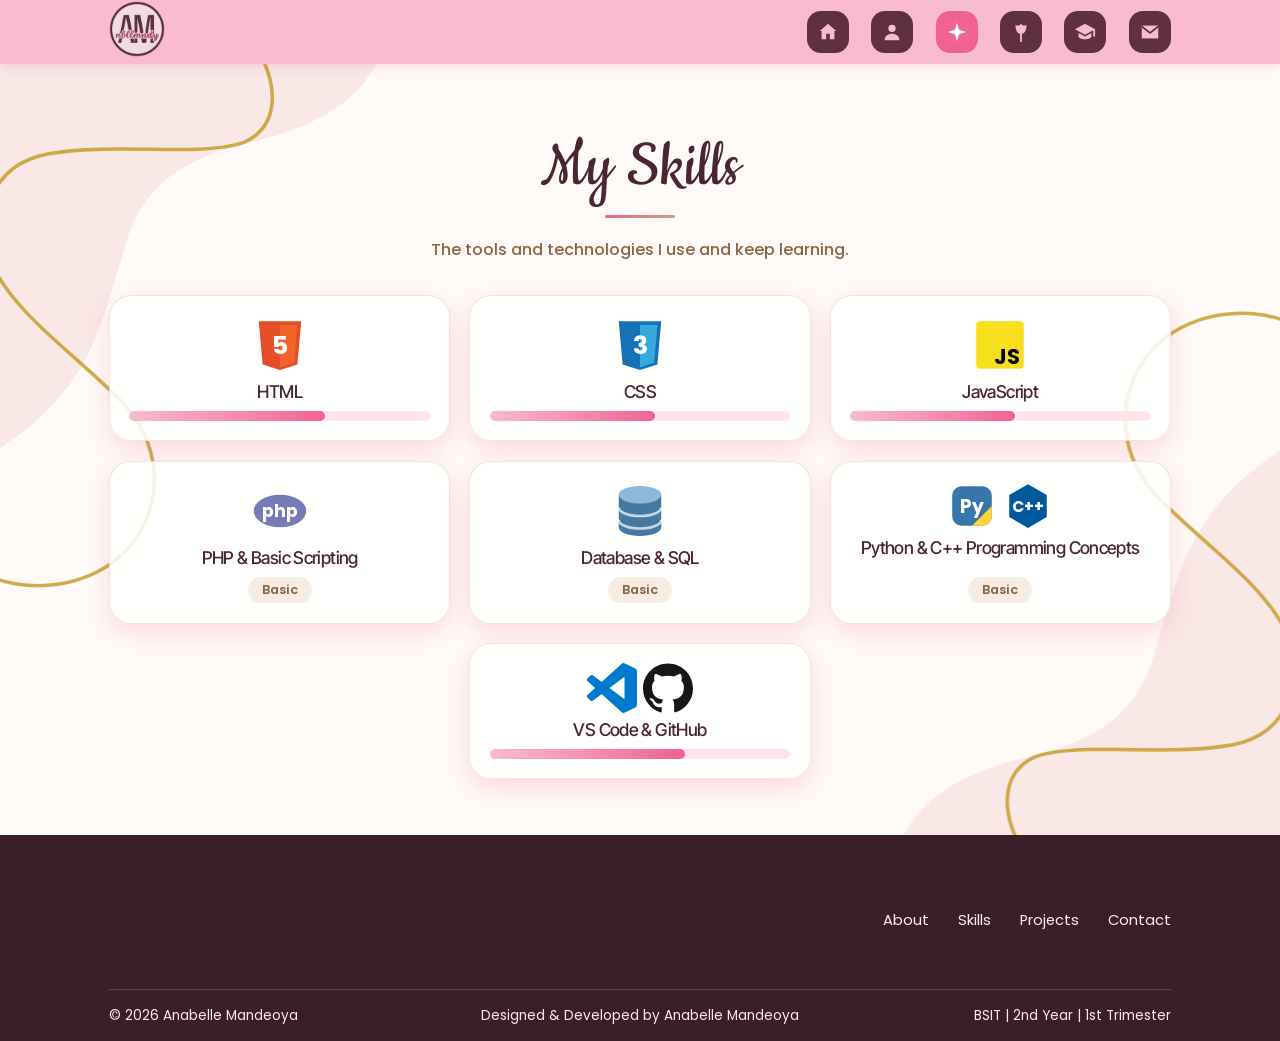
<file: skills.html>
<!doctype html>
<html lang="en">
  <head>
    <meta charset="UTF-8" />
    <meta
      name="viewport"
      content="width=device-width, initial-scale=1, viewport-fit=cover"
    />
    <script>
      document.documentElement.classList.add("js");
    </script>
    <title>My Skills | Anabelle Mandeoya</title>
    <link rel="preconnect" href="https://fonts.googleapis.com" />
    <link rel="preconnect" href="https://fonts.gstatic.com" crossorigin />
    <link
      href="https://fonts.googleapis.com/css2?family=Inter+Tight:wght@400;500;600&family=Poppins:wght@400;500;600;700&family=Cookie&display=swap"
      rel="stylesheet"
    />
    <link
      rel="icon"
      type="image/png"
      sizes="256x256"
      href="images/favicon.png"
    />
    <link rel="apple-touch-icon" href="images/favicon.png" />
    <link rel="stylesheet" href="style.css" />
  </head>
  <body>
    <svg style="position: absolute; width: 0; height: 0" aria-hidden="true">
      <symbol id="tulip" viewBox="0 0 40 70">
        <path
          d="M20 68V30"
          stroke="#7fa38a"
          stroke-width="3"
          stroke-linecap="round"
        />
        <path d="M20 58c-8-2-12-8-12-14 6 1 11 5 12 14z" fill="#9dc2a5" />
        <path
          d="M8 8c0 14 4 26 12 26s12-12 12-26c-4 3-8 3-12-2-4 5-8 5-12 2z"
          fill="#f06292"
        />
        <path d="M20 6c-2 8-2 18 0 28 2-10 2-20 0-28z" fill="#f8b4cb" />
      </symbol>
      <defs>
        <linearGradient id="igg" x1="0" y1="1" x2="1" y2="0">
          <stop offset="0" stop-color="#feda75" />
          <stop offset=".3" stop-color="#fa7e1e" />
          <stop offset=".55" stop-color="#d62976" />
          <stop offset=".8" stop-color="#962fbf" />
          <stop offset="1" stop-color="#4f5bd5" />
        </linearGradient>
      </defs>
      <symbol id="i-html" viewBox="0 0 48 48">
        <path d="M7 5h34l-3.1 34.5L24 44l-13.9-4.5z" fill="#E44D26" />
        <path d="M24 8v33.8l11.3-3.600L38 8z" fill="#F16529" />
        <text
          x="24"
          y="31"
          text-anchor="middle"
          font-family="Poppins,Arial,sans-serif"
          font-weight="700"
          font-size="20"
          fill="#fff"
        >
          5
        </text>
      </symbol>
      <symbol id="i-css" viewBox="0 0 48 48">
        <path d="M7 5h34l-3.1 34.5L24 44l-13.9-4.5z" fill="#1572B6" />
        <path d="M24 8v33.8l11.3-3.600L38 8z" fill="#33A9DC" />
        <text
          x="24"
          y="31"
          text-anchor="middle"
          font-family="Poppins,Arial,sans-serif"
          font-weight="700"
          font-size="20"
          fill="#fff"
        >
          3
        </text>
      </symbol>
      <symbol id="i-js" viewBox="0 0 48 48">
        <rect x="5" y="5" width="38" height="38" rx="3" fill="#F7DF1E" />
        <text
          x="40"
          y="39"
          text-anchor="end"
          font-family="Poppins,Arial,sans-serif"
          font-weight="700"
          font-size="17"
          fill="#000"
        >
          JS
        </text>
      </symbol>
      <symbol id="i-git" viewBox="0 0 48 48">
        <rect
          x="9"
          y="9"
          width="30"
          height="30"
          rx="4"
          transform="rotate(45 24 24)"
          fill="#F05032"
        />
        <path
          d="M24 17v14M25 19l6 5"
          stroke="#fff"
          stroke-width="2.6"
          stroke-linecap="round"
          fill="none"
        />
        <circle cx="24" cy="16" r="3.2" fill="#fff" />
        <circle cx="24" cy="32" r="3.2" fill="#fff" />
        <circle cx="32" cy="25" r="3.2" fill="#fff" />
      </symbol>
      <symbol id="i-fb" viewBox="0 0 48 48">
        <circle cx="24" cy="24" r="21" fill="#1877F2" />
        <path
          d="M26.5 40V27h4.200l.8-5.200h-5v-3.100c0-1.5.7-2.8 2.9-2.800h2.200v-4.400c-.4-.1-1.9-.3-3.6-.3-4.2 0-6.7 2.6-6.7 7.100v3.500H17V27h4.300v13z"
          fill="#fff"
        />
      </symbol>
      <symbol id="i-ig" viewBox="0 0 48 48">
        <rect x="5" y="5" width="38" height="38" rx="11" fill="url(#igg)" />
        <rect
          x="13"
          y="13"
          width="22"
          height="22"
          rx="7"
          fill="none"
          stroke="#fff"
          stroke-width="3"
        />
        <circle
          cx="24"
          cy="24"
          r="5.5"
          fill="none"
          stroke="#fff"
          stroke-width="3"
        />
        <circle cx="31" cy="17" r="1.8" fill="#fff" />
      </symbol>
      <symbol id="i-in" viewBox="0 0 48 48">
        <rect x="5" y="5" width="38" height="38" rx="6" fill="#0A66C2" />
        <rect x="12" y="19" width="5" height="16" fill="#fff" />
        <circle cx="14.5" cy="13.5" r="3" fill="#fff" />
        <path
          d="M21 19h4.800v2.300c.9-1.6 2.7-2.7 5-2.7 4.5 0 5.4 3 5.4 6.800V35h-5v-8.300c0-2-.1-3.7-2.4-3.700s-2.8 1.8-2.8 3.600V35h-5z"
          fill="#fff"
        />
      </symbol>
      <symbol id="i-gh" viewBox="0 0 24 24">
        <path
          fill="#181717"
          d="M12 .297c-6.630 0-12 5.373-12 12 0 5.303 3.438 9.8 8.205 11.385.6.113.82-.258.82-.577 0-.285-.01-1.040-.015-2.040-3.338.724-4.042-1.610-4.042-1.610C4.422 18.070 3.633 17.7 3.633 17.700c-1.087-.744.084-.729.084-.729 1.205.084 1.838 1.236 1.838 1.236 1.070 1.835 2.809 1.305 3.495.998.108-.776.417-1.305.76-1.605-2.665-.3-5.466-1.332-5.466-5.930 0-1.310.465-2.380 1.235-3.220-.135-.303-.54-1.523.105-3.176 0 0 1.005-.322 3.3 1.230.96-.267 1.980-.399 3-.405 1.020.006 2.040.138 3 .405 2.280-1.552 3.285-1.230 3.285-1.230.645 1.653.24 2.873.12 3.176.765.84 1.230 1.910 1.230 3.220 0 4.610-2.805 5.625-5.475 5.920.42.36.81 1.096.81 2.220 0 1.606-.015 2.896-.015 3.286 0 .315.21.69.825.57C20.565 22.092 24 17.592 24 12.297c0-6.627-5.373-12-12-12"
        />
      </symbol>
      <symbol id="i-tel" viewBox="0 0 48 48">
        <circle cx="24" cy="24" r="21" fill="#25B866" />
        <g transform="translate(12 12)">
          <path
            fill="#fff"
            d="M6.62 10.79c1.44 2.83 3.76 5.14 6.59 6.59l2.2-2.2c.27-.27.67-.36 1.02-.24 1.12.37 2.33.57 3.57.57.55 0 1 .45 1 1V20c0 .55-.45 1-1 1-9.39 0-17-7.61-17-17 0-.55.45-1 1-1h3.5c.55 0 1 .45 1 1 0 1.25.2 2.45.57 3.57.11.35.03.74-.25 1.02l-2.2 2.2z"
          />
        </g>
      </symbol>
      <symbol id="i-php" viewBox="0 0 48 48">
        <ellipse cx="24" cy="24" rx="21" ry="13" fill="#777BB4" />
        <text
          x="24"
          y="29"
          text-anchor="middle"
          font-family="Poppins,Arial,sans-serif"
          font-weight="700"
          font-size="14"
          fill="#fff"
        >
          php
        </text>
      </symbol>
      <symbol id="i-py" viewBox="0 0 48 48">
        <rect x="5" y="5" width="38" height="38" rx="9" fill="#3776AB" />
        <path d="M43 24v10a9 9 0 0 1-9 9H24z" fill="#FFD43B" />
        <text
          x="24"
          y="31"
          text-anchor="middle"
          font-family="Poppins,Arial,sans-serif"
          font-weight="700"
          font-size="18"
          fill="#fff"
        >
          Py
        </text>
      </symbol>
      <symbol id="i-cpp" viewBox="0 0 48 48">
        <path d="M24 3l18 10.500v21L24 45 6 34.500v-21z" fill="#00599C" />
        <text
          x="24"
          y="30"
          text-anchor="middle"
          font-family="Poppins,Arial,sans-serif"
          font-weight="700"
          font-size="15"
          fill="#fff"
        >
          C++
        </text>
      </symbol>
      <symbol id="i-sql" viewBox="0 0 48 48">
        <path d="M7 11v26c0 4 7.6 7 17 7s17-3 17-7V11z" fill="#4479A1" />
        <ellipse cx="24" cy="11" rx="17" ry="7" fill="#8DB8D6" />
        <path
          d="M7 21c0 4 7.6 7 17 7s17-3 17-7M7 31c0 4 7.6 7 17 7s17-3 17-7"
          fill="none"
          stroke="#fff"
          stroke-width="2"
          opacity=".7"
        />
      </symbol>
      <symbol id="i-vsc" viewBox="0 0 24 24">
        <path
          fill="#007ACC"
          d="M23.15 2.587L18.21.21a1.494 1.494 0 0 0-1.705.29l-9.46 8.63-4.12-3.128a.999.999 0 0 0-1.276.057L.327 7.261A1 1 0 0 0 .326 8.74L3.899 12 .326 15.26a1 1 0 0 0 .001 1.479L1.65 17.94a.999.999 0 0 0 1.276.057l4.12-3.128 9.46 8.63a1.492 1.492 0 0 0 1.704.29l4.942-2.377A1.5 1.5 0 0 0 24 20.06V3.939a1.5 1.5 0 0 0-.85-1.352zm-5.146 14.861L10.826 12l7.178-5.448v10.896z"
        />
      </symbol>
      <symbol id="m-fb" viewBox="0 0 48 48">
        <path
          fill="currentColor"
          d="M26.5 40V27h4.200l.8-5.200h-5v-3.100c0-1.5.7-2.8 2.9-2.800h2.200v-4.400c-.4-.1-1.9-.3-3.6-.3-4.2 0-6.7 2.6-6.7 7.100v3.500H17V27h4.300v13z"
        />
      </symbol>
      <symbol id="m-ig" viewBox="0 0 48 48">
        <rect
          x="9"
          y="9"
          width="30"
          height="30"
          rx="9"
          fill="none"
          stroke="currentColor"
          stroke-width="3.6"
        />
        <circle
          cx="24"
          cy="24"
          r="7"
          fill="none"
          stroke="currentColor"
          stroke-width="3.6"
        />
        <circle cx="33" cy="15" r="2.2" fill="currentColor" />
      </symbol>
      <symbol id="m-in" viewBox="0 0 48 48">
        <rect x="10" y="19" width="6" height="19" fill="currentColor" />
        <circle cx="13" cy="12.5" r="3.4" fill="currentColor" />
        <path
          fill="currentColor"
          d="M21 19h5.700v2.800c1.1-1.9 3.2-3.2 6-3.2 5.3 0 6.3 3.5 6.3 8V38h-6v-9.800c0-2.3-.1-4.3-2.8-4.300s-3.2 2.1-3.2 4.200V38h-6z"
        />
      </symbol>
      <symbol id="m-gh" viewBox="0 0 24 24">
        <path
          fill="currentColor"
          d="M12 .297c-6.630 0-12 5.373-12 12 0 5.303 3.438 9.8 8.205 11.385.6.113.82-.258.82-.577 0-.285-.01-1.040-.015-2.040-3.338.724-4.042-1.610-4.042-1.610C4.422 18.070 3.633 17.7 3.633 17.700c-1.087-.744.084-.729.084-.729 1.205.084 1.838 1.236 1.838 1.236 1.070 1.835 2.809 1.305 3.495.998.108-.776.417-1.305.76-1.605-2.665-.3-5.466-1.332-5.466-5.930 0-1.310.465-2.380 1.235-3.220-.135-.303-.54-1.523.105-3.176 0 0 1.005-.322 3.3 1.230.96-.267 1.980-.399 3-.405 1.020.006 2.040.138 3 .405 2.280-1.552 3.285-1.230 3.285-1.230.645 1.653.24 2.873.12 3.176.765.84 1.230 1.910 1.230 3.220 0 4.610-2.805 5.625-5.475 5.920.42.36.81 1.096.81 2.220 0 1.606-.015 2.896-.015 3.286 0 .315.21.69.825.57C20.565 22.092 24 17.592 24 12.297c0-6.627-5.373-12-12-12"
        />
      </symbol>
      <symbol id="i-tt" viewBox="0 0 48 48">
        <rect x="4" y="4" width="40" height="40" rx="10" fill="#111" />
        <g transform="translate(8.5 8.5) scale(1.350)">
          <path
            transform="translate(-.8 -.8)"
            fill="#25F4EE"
            d="M16.6 5.820A4.280 4.280 0 0 1 15.540 3h-3.090v12.400a2.590 2.590 0 0 1-2.590 2.500c-1.420 0-2.6-1.160-2.6-2.6 0-1.720 1.660-3.010 3.370-2.480V9.660c-3.450-.46-6.470 2.220-6.470 5.640 0 3.330 2.760 5.7 5.690 5.7 3.140 0 5.690-2.550 5.690-5.700V9.010a7.350 7.350 0 0 0 4.3 1.380V7.300s-1.880.09-3.240-1.480z"
          />
          <path
            transform="translate(.8 .8)"
            fill="#FE2C55"
            d="M16.6 5.820A4.280 4.280 0 0 1 15.540 3h-3.090v12.400a2.590 2.590 0 0 1-2.590 2.500c-1.420 0-2.6-1.160-2.6-2.6 0-1.720 1.660-3.010 3.370-2.480V9.660c-3.450-.46-6.470 2.220-6.470 5.640 0 3.330 2.760 5.7 5.690 5.7 3.140 0 5.690-2.550 5.690-5.700V9.010a7.350 7.350 0 0 0 4.3 1.380V7.300s-1.880.09-3.240-1.480z"
          />
          <path
            fill="#fff"
            d="M16.6 5.820A4.280 4.280 0 0 1 15.540 3h-3.090v12.400a2.590 2.590 0 0 1-2.590 2.500c-1.420 0-2.6-1.160-2.6-2.6 0-1.720 1.660-3.010 3.370-2.480V9.660c-3.450-.46-6.470 2.220-6.470 5.640 0 3.330 2.760 5.7 5.690 5.7 3.140 0 5.690-2.550 5.690-5.700V9.010a7.350 7.350 0 0 0 4.3 1.380V7.300s-1.880.09-3.240-1.480z"
          />
        </g>
      </symbol>
      <symbol id="m-tt" viewBox="0 0 24 24">
        <path
          fill="currentColor"
          d="M16.6 5.82A4.28 4.28 0 0 1 15.54 3h-3.09v12.4a2.59 2.59 0 0 1-2.59 2.5c-1.42 0-2.6-1.16-2.6-2.6 0-1.72 1.66-3.01 3.37-2.48V9.66c-3.45-.46-6.47 2.22-6.47 5.64 0 3.33 2.76 5.7 5.69 5.7 3.14 0 5.69-2.55 5.69-5.7V9.01a7.35 7.35 0 0 0 4.3 1.38V7.3s-1.88.09-3.24-1.48z"
        />
      </symbol>
    </svg>

    <header class="nav">
      <div class="wrap nav-in">
        <a href="index.html" class="logo" aria-label="nbll_mndy home"
          ><img class="logo-img" src="images/logo.png" alt="nbll_mndy logo"
        /></a>
        <button
          id="menu-btn"
          class="menu-btn"
          aria-label="Open menu"
          aria-expanded="false"
        >
          <span></span><span></span><span></span>
        </button>
        <nav id="links" class="links" aria-label="Main">
          <a class="nav-ico" href="index.html" aria-label="Home"
            ><span class="ib"
              ><svg viewBox="0 0 24 24">
                <path d="M12 3 3 11h2v9h5v-6h4v6h5v-9h2z" /></svg></span
            ><span class="lbl">Home</span></a
          ><a class="nav-ico" href="about.html" aria-label="About Me"
            ><span class="ib"
              ><svg viewBox="0 0 24 24">
                <circle cx="12" cy="8" r="4" />
                <path d="M4 21c0-4.4 3.6-7 8-7s8 2.6 8 7z" /></svg></span
            ><span class="lbl">About Me</span></a
          ><a
            class="nav-ico"
            href="skills.html"
            aria-current="page"
            aria-label="Skills"
            ><span class="ib"
              ><svg viewBox="0 0 24 24">
                <path
                  d="M12 2l2.4 7.6L22 12l-7.6 2.4L12 22l-2.4-7.6L2 12l7.6-2.4z"
                /></svg></span
            ><span class="lbl">Skills</span></a
          ><a class="nav-ico" href="projects.html" aria-label="Projects"
            ><span class="ib"
              ><svg viewBox="0 0 24 24">
                <path
                  d="M6 4c0 6 2 10 6 10s6-4 6-10c-2 1.5-4 1.5-6-1-2 2.5-4 2.5-6 1z"
                />
                <path
                  d="M12 14v8"
                  stroke="#f8bbd0"
                  stroke-width="2"
                  stroke-linecap="round"
                /></svg></span
            ><span class="lbl">Projects</span></a
          ><a class="nav-ico" href="education.html" aria-label="Education"
            ><span class="ib"
              ><svg viewBox="0 0 24 24">
                <path d="M12 3 1 9l11 6 9-4.9V17h2V9z" />
                <path
                  d="M5 13.2V17c0 1.7 3.1 3 7 3s7-1.3 7-3v-3.8l-7 3.8z"
                /></svg></span
            ><span class="lbl">Education</span></a
          >
          <a class="nav-ico" href="contact.html" aria-label="Contact Me"
            ><span class="ib"
              ><svg viewBox="0 0 24 24">
                <path d="M3 5h18v14H3z" />
                <path
                  d="M3 6l9 7 9-7"
                  fill="none"
                  stroke="#5e3040"
                  stroke-width="1.8"
                /></svg></span
            ><span class="lbl">Contact Me</span></a
          >
        </nav>
      </div>
    </header>

    <main>
      <div class="band b-skills">
        <section id="skills" class="wrap">
          <h2 class="title">My Skills</h2>
          <p class="sub">The tools and technologies I use and keep learning.</p>
          <div class="skill-grid">
            <div class="card skill">
              <svg class="skill-ico" aria-hidden="true">
                <use href="#i-html" />
              </svg>
              <h3>HTML</h3>
              <div class="meter"><span style="width: 65%"></span></div>
            </div>
            <div class="card skill">
              <svg class="skill-ico" aria-hidden="true">
                <use href="#i-css" />
              </svg>
              <h3>CSS</h3>
              <div class="meter"><span style="width: 55%"></span></div>
            </div>
            <div class="card skill">
              <svg class="skill-ico" aria-hidden="true">
                <use href="#i-js" />
              </svg>
              <h3>JavaScript</h3>
              <div class="meter"><span style="width: 55%"></span></div>
            </div>
            <div class="card skill">
              <svg class="skill-ico" aria-hidden="true">
                <use href="#i-php" />
              </svg>
              <h3>PHP &amp; Basic Scripting</h3>
              <span class="chip">Basic</span>
            </div>
            <div class="card skill">
              <svg class="skill-ico" aria-hidden="true">
                <use href="#i-sql" />
              </svg>
              <h3>Database &amp; SQL</h3>
              <span class="chip">Basic</span>
            </div>
            <div class="card skill">
              <span class="duo" aria-hidden="true"
                ><svg><use href="#i-py" /></svg><svg><use href="#i-cpp" /></svg
              ></span>
              <h3>Python &amp; C++ Programming Concepts</h3>
              <span class="chip">Basic</span>
            </div>
            <div class="card skill">
              <span class="duo" aria-hidden="true"
                ><svg><use href="#i-vsc" /></svg><svg><use href="#i-gh" /></svg
              ></span>
              <h3>VS Code &amp; GitHub</h3>
              <div class="meter"><span style="width: 65%"></span></div>
            </div>
          </div>
        </section>
      </div>
    </main>

    <footer class="foot">
      <div class="wrap foot-in">
        <div class="foot-brand">
          <span class="foot-logo"
            ><img src="images/logo.png" alt="nbll_mndy logo"
          /></span>
          <div>
            <strong class="accent cookie-name">Anabelle Mandeoya</strong>
            <p class="cookie-line">
              Where creativity meets technology and purpose.
            </p>
          </div>
        </div>
        <nav class="foot-links" aria-label="Quick Links">
          <a href="about.html">About</a><a href="skills.html">Skills</a
          ><a href="projects.html">Projects</a
          ><a href="contact.html">Contact</a>
        </nav>
      </div>
      <div class="wrap">
        <div class="copy foot-bottom">
          <p class="foot-left">
            © <span id="year">2026</span> Anabelle Mandeoya
          </p>
          <p class="foot-mid">Designed &amp; Developed by Anabelle Mandeoya</p>
          <p class="foot-right">BSIT | 2nd Year | 1st Trimester</p>
        </div>
      </div>
    </footer>

    <button id="to-top" class="to-top" type="button" aria-label="Back to top">
      <svg viewBox="0 0 24 24" aria-hidden="true">
        <path
          d="M12 19V6M6 11l6-6 6 6"
          fill="none"
          stroke="#fff"
          stroke-width="2.6"
          stroke-linecap="round"
          stroke-linejoin="round"
        />
      </svg>
    </button>
    <script src="script.js"></script>
  </body>
</html>
</file>
<file: style.css>
:root {
  color-scheme: light;
  --beige: #f6ede2;
  --sand: #e9d7c2;
  --latte: #c8a27a;
  --latte-d: #8b6445;
  --white: #fff;
  --light: #ffe3ee;
  --rose: #f8bbd0;
  --pink: #f06292;
  --maroon: #5e3040;
  --text: #4a2533;
  --shadow: 0 8px 24px rgba(240, 98, 146, 0.22);
}
* {
  box-sizing: border-box;
}
html {
  scroll-behavior: smooth;
  scroll-padding-top: 76px;
}
body {
  margin: 0;
  font-family: "Poppins", sans-serif;
  color: var(--text);
  background: #fff;
  line-height: 1.6;
  overflow-x: hidden;
}
img {
  max-width: 100%;
}
h1,
h2,
h3,
.logo {
  font-family: "Inter Tight", "Helvetica Neue", Arial, sans-serif;
  font-weight: 500;
  letter-spacing: -0.035em;
  line-height: 1.1;
  margin: 0 0 0.4rem;
}
h3 {
  font-size: 1.3rem;
}
a {
  color: var(--pink);
}
a:focus-visible,
button:focus-visible,
input:focus-visible,
textarea:focus-visible {
  outline: 3px solid var(--pink);
  outline-offset: 2px;
}
.wrap {
  max-width: 1100px;
  margin: 0 auto;
  padding: 0 1.2rem;
}
.accent {
  color: var(--pink);
}

/* Navbar */
.nav {
  position: sticky;
  top: 0;
  z-index: 20;
  background: var(--rose);
  padding-top: env(safe-area-inset-top, 0px);
  box-shadow: 0 2px 10px rgba(240, 98, 146, 0.25);
}
.nav-in {
  display: flex;
  justify-content: space-between;
  align-items: center;
  min-height: 64px;
}
.logo {
  font-weight: 500;
  font-size: 1.45rem;
  color: var(--maroon);
  text-decoration: none;
}
.links {
  display: flex;
  align-items: center;
  gap: 1.4rem;
}
.links a {
  color: var(--maroon);
  text-decoration: none;
  font-weight: 500;
}
.links a:hover {
  color: #fff;
}
.links a.btn {
  font-weight: 600;
}
.menu-btn {
  display: none;
  border: 0;
  background: #fff;
  border-radius: 12px;
  width: 42px;
  height: 42px;
  padding: 0;
  cursor: pointer;
}
.menu-btn span {
  display: block;
  width: 20px;
  height: 2px;
  margin: 5px auto;
  background: var(--maroon);
  border-radius: 2px;
}
.nav-ico {
  position: relative;
  display: inline-flex;
  align-items: center;
  text-decoration: none;
}
.ib {
  display: grid;
  place-items: center;
  width: 42px;
  height: 42px;
  border-radius: 14px;
  background: var(--maroon);
  transition:
    transform 0.15s,
    background 0.15s;
}
.ib svg {
  width: 22px;
  height: 22px;
  fill: var(--rose);
}
.nav-ico:hover .ib,
.nav-ico:focus-visible .ib {
  transform: scale(1.1);
  background: var(--pink);
}
.nav-ico:hover .ib svg,
.nav-ico:focus-visible .ib svg {
  fill: #fff;
}
.links .nav-ico .lbl {
  position: absolute;
  top: calc(100% + 8px);
  left: 50%;
  transform: translateX(-50%);
  white-space: nowrap;
  background: var(--maroon);
  color: #fff;
  font-size: 0.75rem;
  font-weight: 500;
  padding: 3px 10px;
  border-radius: 8px;
  opacity: 0;
  visibility: hidden;
  pointer-events: none;
  transition: opacity 0.15s;
}
.links .nav-ico:last-child .lbl {
  left: auto;
  right: 0;
  transform: none;
}
.links .nav-ico:hover .lbl,
.links .nav-ico:focus-visible .lbl {
  opacity: 1;
  visibility: visible;
}
.btn {
  display: inline-block;
  border: 0;
  background: var(--pink);
  color: #fff;
  font:
    600 0.9rem "Poppins",
    sans-serif;
  padding: 0.55rem 1.3rem;
  border-radius: 99px;
  text-decoration: none;
  cursor: pointer;
  margin-top: 8px;
}
.btn.outline {
  margin: 0;
  background: transparent;
  color: var(--maroon);
  border: 2px solid var(--maroon);
}
.btn.outline:hover {
  background: var(--maroon);
  color: #fff;
}

/* Hero: your photo fills the whole left side, text sits on the tulip background on the right */
.hero {
  display: grid;
  grid-template-columns: minmax(0, 2fr) minmax(0, 3fr);
  min-height: calc(100vh - 64px);
}
.hero-photo {
  position: relative;
  min-height: 340px;
  background: linear-gradient(160deg, #fff, var(--rose));
}
.photo {
  position: absolute;
  inset: 0;
  width: 100%;
  height: 100%;
  object-fit: cover;
  object-position: 55% 38%;
}
.hero-right {
  display: flex;
  flex-direction: column;
  justify-content: center;
  text-align: center;
  padding: 3rem 2rem clamp(9rem, 34vh, 18rem);
  background:
    url("images/wallpaper.jpg") center bottom/cover no-repeat,
    linear-gradient(180deg, #ffe3ee, #f06292);
}
.hero-text {
  max-width: 560px;
  margin: 0 auto;
}
.hero .accent {
  color: #d81b60;
}
.hero h1 {
  font-size: clamp(2.1rem, 4.6vw, 3.8rem);
  line-height: 1.05;
  margin: 0 0 0.5rem;
}
.hero h2 {
  font-size: clamp(1.3rem, 2.6vw, 1.9rem);
  font-weight: 400;
}
.hero p {
  margin: 0.5rem 0 0;
  font-weight: 500;
}

/* Sections (white > light pink > pink gradient) */
.band section {
  padding-top: 4rem;
  padding-bottom: 3.5rem;
}
.title {
  text-align: center;
  margin-bottom: clamp(1.6rem, 3.5vw, 2.4rem);
  font-size: clamp(1.9rem, 4.2vw, 2.7rem);
}
.card {
  background: rgba(255, 255, 255, 0.85);
  border-radius: 22px;
  padding: 1.2rem;
  box-shadow: var(--shadow);
}
.card p {
  margin: 0.3rem 0;
}
.cards2 {
  align-items: start;
  display: grid;
  grid-template-columns: repeat(2, 1fr);
  gap: 1.2rem;
}
.cards3 {
  display: grid;
  grid-template-columns: repeat(3, 1fr);
  gap: 1.2rem;
}
.cards4 {
  display: grid;
  grid-template-columns: repeat(4, 1fr);
  gap: 1.2rem;
}
.about {
  display: grid;
  grid-template-columns: 260px 1fr;
  gap: 2rem;
  align-items: center;
}
.avatar {
  width: 240px;
  height: 240px;
  border-radius: 50%;
  object-fit: cover;
  object-position: 50% 40%;
  border: 6px solid #fff;
  background: var(--rose);
  box-shadow: var(--shadow);
  justify-self: center;
}
.about .cards3 {
  margin-top: 1rem;
}
.tile {
  display: grid;
  place-items: center;
  width: 64px;
  height: 64px;
  margin: 0 auto 12px;
  border-radius: 20px;
  background: var(--maroon);
  color: var(--rose);
  font:
    700 1rem "Poppins",
    sans-serif;
}
.meter {
  height: 10px;
  border-radius: 99px;
  background: var(--light);
  overflow: hidden;
}
.meter span {
  display: block;
  height: 100%;
  background: linear-gradient(90deg, var(--rose), var(--pink));
  border-radius: 99px;
}
.note {
  text-align: center;
  font-size: 0.85rem;
  margin-top: 1.4rem;
}
.proj img {
  width: 100%;
  aspect-ratio: 1000/456;
  object-fit: cover;
  object-position: top center;
  border-radius: 14px;
  background: var(--light);
  margin-bottom: 8px;
}
.proj {
  display: flex;
  flex-direction: column;
}
.proj .tags {
  display: flex;
  flex-wrap: wrap;
  justify-content: center;
  gap: 0.4em;
  font-size: 0.75rem;
}
.proj .btn {
  margin-top: auto;
  align-self: center;
}
.proj-grid {
  display: flex;
  flex-wrap: wrap;
  justify-content: center;
  gap: 1.2rem;
}
.proj-grid .proj {
  flex: 0 1 calc((100% - 2.4rem) / 3);
}
.tags {
  display: flex;
  gap: 6px;
  flex-wrap: wrap;
}
.tags span {
  background: var(--light);
  color: var(--pink);
  font-size: 1em;
  font-weight: 600;
  padding: 0.15em 0.55em;
  border-radius: 99px;
  white-space: nowrap;
}
label {
  display: block;
  margin-top: 8px;
  font-size: 0.85rem;
  font-weight: 500;
}
input,
textarea {
  width: 100%;
  padding: 0.6rem 0.8rem;
  border: 2px solid var(--light);
  border-radius: 14px;
  font: inherit;
  background: #fff;
  color: #4a2533;
  caret-color: var(--pink);
}
input::placeholder,
textarea::placeholder {
  color: #a07b8a;
}
#form-msg {
  min-height: 1.4rem;
  font-size: 0.85rem;
  font-weight: 500;
}

/* Footer */
.foot {
  background: #3a1f2b;
  color: #fbe9f0;
  padding: 2.5rem 0 calc(env(safe-area-inset-bottom, 0px) + 1rem);
}
.foot a {
  color: var(--rose);
  text-decoration: none;
}
.foot-in {
  display: grid;
  grid-template-columns: 2fr 1fr 1fr;
  gap: 1.5rem;
}
.foot p {
  margin: 0.3rem 0;
}
.copy {
  text-align: center;
  font-size: 0.8rem;
  border-top: 1px solid #6e3a52;
  margin-top: 1.5rem;
  padding-top: 1rem;
}

/* Tablet */
@media (max-width: 900px) {
  .proj-grid .proj {
    flex-basis: calc((100% - 1.2rem) / 2);
  }
  .hero {
    grid-template-columns: 1fr;
    min-height: 0;
  }
  .hero-photo {
    min-height: clamp(320px, 85vw, 520px);
  }
  .hero-right {
    justify-content: flex-start;
    min-height: 480px;
    padding: 2.5rem 1.2rem 11rem;
  }
  .apps {
    grid-template-columns: repeat(3, auto);
  }
  .about {
    grid-template-columns: 1fr;
    text-align: center;
  }
  .cards3,
  .cards4 {
    grid-template-columns: repeat(2, 1fr);
  }
}
/* Phone */
@media (max-width: 640px) {
  .proj-grid .proj {
    flex-basis: 100%;
  }
  .soc {
    font-size: 0.68rem;
    gap: 3px;
  }
  .soc svg {
    width: min(44px, 100%);
    height: auto;
    aspect-ratio: 1;
  }
  .menu-btn {
    display: block;
  }
  .links {
    display: none;
    position: absolute;
    top: 100%;
    left: 0;
    right: 0;
    flex-direction: column;
    align-items: stretch;
    gap: 0.6rem;
    padding: 1rem 1.2rem;
    background: var(--rose);
    text-align: center;
  }
  .links.open {
    display: flex;
  }
  .links .nav-ico {
    gap: 0.8rem;
    justify-content: flex-start;
  }
  .links .nav-ico .lbl {
    position: static;
    transform: none;
    opacity: 1;
    visibility: visible;
    background: none;
    color: var(--maroon);
    font-size: 1rem;
    font-weight: 500;
    padding: 0;
  }
  .cards2,
  .cards3,
  .cards4,
  .foot-in {
    grid-template-columns: 1fr;
  }
  .foot-in {
    text-align: center;
  }
}

/* Brand icons */
.skill {
  text-align: center;
}
.skill h3 {
  margin: 0.2rem 0 0.6rem;
  font-size: 1.1rem;
}
.skill-ico {
  width: 60px;
  height: 60px;
  display: block;
  margin: 0 auto 4px;
}
.socials {
  display: grid;
  grid-template-columns: repeat(5, minmax(0, 1fr));
  gap: 0.4rem;
  margin-top: 1rem;
}
.soc {
  display: flex;
  flex-direction: column;
  align-items: center;
  gap: 4px;
  min-width: 0;
  text-align: center;
  color: var(--maroon);
  text-decoration: none;
  font-size: 0.8rem;
  font-weight: 600;
}
.soc svg {
  width: 52px;
  height: 52px;
  transition: transform 0.15s;
}
.soc:hover svg,
.soc:focus-visible svg {
  transform: scale(1.1);
}

@media (max-width: 420px) {
  .soc {
    font-size: 0.6rem;
    letter-spacing: -0.2px;
  }
  .soc svg {
    width: min(40px, 100%);
  }
}

/* Animations */
@keyframes fadeUp {
  from {
    opacity: 0;
    transform: translateY(28px);
  }
}
@keyframes fadeIn {
  from {
    opacity: 0;
  }
}
@keyframes popIn {
  from {
    opacity: 0;
    transform: scale(0.6);
  }
}
@keyframes float {
  50% {
    transform: translateY(-8px);
  }
}
@keyframes dropIn {
  from {
    opacity: 0;
    transform: translateY(-14px);
  }
}
@keyframes grow {
  from {
    transform: scaleX(0);
  }
}
.hero.play .hero-photo {
  animation: fadeIn 1s ease backwards;
}
.hero.play .hero-text {
  animation: fadeUp 0.8s ease 0.35s backwards;
}
.logo {
  animation: dropIn 0.6s ease backwards;
}
.nav-ico {
  animation: dropIn 0.5s ease backwards;
}
.nav-ico:nth-child(1) {
  animation-delay: 0.15s;
}
.nav-ico:nth-child(2) {
  animation-delay: 0.25s;
}
.nav-ico:nth-child(3) {
  animation-delay: 0.35s;
}
.nav-ico:nth-child(4) {
  animation-delay: 0.45s;
}
.nav-ico:nth-child(5) {
  animation-delay: 0.55s;
}
.nav-ico:nth-child(6) {
  animation-delay: 0.65s;
}
.js .reveal {
  opacity: 0;
}
.js .reveal.in {
  opacity: 1;
  animation: fadeUp 0.7s ease backwards;
  animation-delay: var(--d, 0s);
}
.meter span {
  transform-origin: left;
}
.js .in .meter span {
  animation: grow 1.1s cubic-bezier(0.2, 0.8, 0.2, 1) 0.3s backwards;
}
.title::after {
  content: "";
  display: block;
  width: 70px;
  height: 3px;
  margin: 0.5rem auto 0;
  border-radius: 3px;
  background: linear-gradient(90deg, var(--pink), var(--latte));
  transition: width 0.8s ease 0.3s;
}
.js .title::after {
  width: 0;
}
.js .title.in::after {
  width: 70px;
}
.card {
  transition:
    transform 0.25s ease,
    box-shadow 0.25s ease;
}
.card:hover {
  transform: translateY(-6px);
  box-shadow: 0 14px 32px rgba(240, 98, 146, 0.35);
}
.proj img {
  transition: transform 0.4s ease;
}
.proj:hover img {
  transform: scale(1.03);
}
.btn {
  transition:
    transform 0.2s ease,
    filter 0.2s ease;
}
.btn:hover {
  transform: translateY(-2px);
}
.soc:hover svg,
.soc:focus-visible svg {
  transform: translateY(-4px) scale(1.1);
}
@media (prefers-reduced-motion: reduce) {
  *,
  *::before,
  *::after {
    animation: none !important;
    transition: none !important;
  }
  .js .reveal {
    opacity: 1;
  }
  .js .title::after {
    width: 70px;
  }
  html {
    scroll-behavior: auto;
  }
}

/* Projects: centered rows (works for 3 or more projects) */
#projects .cards3 {
  display: flex;
  flex-wrap: wrap;
  justify-content: center;
  gap: 1.2rem;
}
#projects .proj {
  flex: 0 1 calc((100% - 2.4rem) / 3);
}
.proj img {
  object-position: top;
}
@media (max-width: 900px) {
  #projects .proj {
    flex-basis: calc((100% - 1.2rem) / 2);
  }
}
@media (max-width: 640px) {
  #projects .proj {
    flex-basis: 100%;
  }
}

/* Content sections */
.cta {
  display: flex;
  gap: 0.8rem;
  justify-content: center;
  flex-wrap: wrap;
  margin-top: 1.4rem;
}
.cta .btn {
  margin-top: 0;
}
.core-grid,
.skill-grid {
  display: flex;
  flex-wrap: wrap;
  justify-content: center;
  gap: 1.2rem;
}
.core-grid {
  margin-top: 2.2rem;
}
.core {
  position: relative;
  flex: 0 1 calc((100% - 2.4rem) / 3);
}
.core .ib {
  width: 48px;
  height: 48px;
  margin-bottom: 0.8rem;
}
.core h3 {
  margin-bottom: 0.3rem;
}
.num {
  position: absolute;
  top: 1rem;
  right: 1.2rem;
  font-weight: 700;
  font-size: 1.6rem;
  color: var(--rose);
}
.about p {
  font-size: 1.1rem;
}
.skill-grid .skill {
  flex: 0 1 calc((100% - 2.4rem) / 3);
  display: flex;
  flex-direction: column;
  align-items: center;
}
.skill .meter {
  width: 100%;
  margin-top: auto;
}
.skill .pct {
  margin: 0.4rem 0 0;
  font-size: 0.85rem;
  font-weight: 600;
  color: var(--pink);
}
.skill .chip {
  margin-top: auto;
  display: inline-block;
  background: var(--light);
  color: var(--pink);
  font-weight: 600;
  font-size: 0.8rem;
  padding: 3px 14px;
  border-radius: 99px;
}
.duo {
  display: flex;
  gap: 6px;
  justify-content: center;
  margin-bottom: 4px;
}
.duo svg {
  width: 50px;
  height: 50px;
}
.lvl {
  margin: 0;
  color: var(--pink);
  font-weight: 600;
  font-size: 0.85rem;
}
.cards2 .wide {
  grid-column: 1/-1;
}
.cards2 ul {
  margin: 0.4rem 0 0;
  padding-left: 1.2rem;
}
.cards2 li {
  margin-bottom: 0.4rem;
}
@media (max-width: 900px) {
  .core {
    flex-basis: calc((100% - 1.2rem) / 2);
  }
  .skill-grid .skill {
    flex-basis: calc((100% - 1.2rem) / 2);
  }
}
@media (max-width: 640px) {
  .core {
    flex-basis: 100%;
  }
  .skill-grid {
    gap: 1rem;
  }
  .skill-grid .skill {
    flex-basis: calc((100% - 1rem) / 2);
  }
  .hero h2 {
    min-height: 0;
  }
}

/* Cookie font, new eyebrow badge, and animated role text */
.hero h1 {
  font-size: clamp(2.1rem, 4.6vw, 3.8rem);
  line-height: 1.05;
}
.foot .cookie-name {
  font-family: "Cookie", cursive;
  font-weight: 400;
  font-size: 2rem;
  letter-spacing: 0;
}
.foot .cookie-line {
  font-family: "Cookie", cursive;
  font-size: 1.4rem;
  line-height: 1.3;
}
.hero .eyebrow {
  display: inline-flex;
  align-items: center;
  gap: 0.55rem;
  padding: 0.35rem 0.9rem;
  border-radius: 99px;
  background: linear-gradient(
    90deg,
    rgba(255, 255, 255, 0.92),
    rgba(255, 227, 238, 0.92)
  );
  border: 1.5px solid #f06292;
  box-shadow: 0 4px 12px rgba(240, 98, 146, 0.25);
  font-size: 0.68rem;
  letter-spacing: 0.2em;
  font-weight: 600;
  color: #d81b60;
  margin: 0 0 0.9rem;
}
.spark {
  color: #f06292;
  font-size: 0.75rem;
  letter-spacing: 0;
  animation: twinkle 2.2s ease-in-out infinite;
}
.spark:last-child {
  animation-delay: 1.1s;
}
@keyframes twinkle {
  50% {
    transform: scale(1.5) rotate(25deg);
    opacity: 0.6;
  }
}
.hero h2.role {
  font-weight: 500;
  min-height: 0;
  margin: 0.7rem 0 1rem;
}
.role span {
  display: inline-block;
  color: #d81b60;
  background: linear-gradient(90deg, #d81b60 0%, #f48fb1 45%, #d81b60 90%);
  background-size: 200% 100%;
  -webkit-background-clip: text;
  background-clip: text;
  -webkit-text-fill-color: transparent;
  animation: shimmer 3.5s linear infinite;
  animation-delay: calc(var(--i) * 0.25s);
}
.hero.play .role span {
  animation:
    wordIn 0.7s cubic-bezier(0.34, 1.56, 0.64, 1) backwards,
    shimmer 3.5s linear infinite;
  animation-delay: calc(0.5s + var(--i) * 0.15s), calc(var(--i) * 0.25s);
}
@keyframes wordIn {
  from {
    opacity: 0;
    transform: translateY(22px) scale(0.8);
  }
}
@keyframes shimmer {
  to {
    background-position: 200% 0;
  }
}
/* Footer social icons */
.f-soc {
  display: flex;
  gap: 0.6rem;
  margin-top: 0.7rem;
}
.foot .f-soc a {
  display: grid;
  place-items: center;
  width: 34px;
  height: 34px;
  border-radius: 50%;
  background: var(--rose);
  color: var(--maroon);
  transition:
    transform 0.2s,
    background 0.2s,
    color 0.2s;
}
.foot .f-soc a:hover,
.foot .f-soc a:focus-visible {
  background: var(--pink);
  color: #fff;
  transform: translateY(-3px);
}
.f-soc svg {
  width: 22px;
  height: 22px;
}
@media (max-width: 640px) {
  .f-soc {
    justify-content: center;
  }
}

.proj .label {
  margin: 0.3rem 0 0.6rem;
  color: var(--pink);
  font-weight: 600;
  font-size: 0.9rem;
}

/* Cookie headings, education years, footer credit, back-to-top button */
.hero h1,
.title {
  font-family: "Cookie", cursive;
  font-weight: 400;
  letter-spacing: 0;
}
.hero h1 {
  font-size: clamp(3.5rem, 7.4vw, 5.8rem);
  line-height: 1;
}
.title {
  font-size: clamp(3.1rem, 6.4vw, 4.5rem);
  line-height: 1.1;
}
.yrs {
  margin: 0.2rem 0 0;
  color: var(--pink);
  font-weight: 600;
  font-size: 0.9rem;
}
.copy .credit {
  display: inline-block;
  margin-top: 0.4rem;
  color: var(--rose);
}
.to-top {
  position: fixed;
  right: max(16px, env(safe-area-inset-right));
  bottom: calc(env(safe-area-inset-bottom, 0px) + 18px);
  z-index: 30;
  display: grid;
  place-items: center;
  width: 52px;
  height: 52px;
  border: 0;
  border-radius: 50%;
  background: linear-gradient(135deg, #f06292, #d81b60);
  box-shadow: 0 8px 20px rgba(216, 27, 96, 0.4);
  cursor: pointer;
  opacity: 0;
  visibility: hidden;
  transform: translateY(16px);
  transition:
    opacity 0.3s,
    transform 0.3s,
    visibility 0.3s;
}
.to-top svg {
  width: 24px;
  height: 24px;
}
.to-top.show {
  opacity: 1;
  visibility: visible;
  transform: none;
}
.to-top.show:hover,
.to-top.show:focus-visible {
  transform: translateY(-4px);
}

/* Beige accent and section bands */
.band {
  position: relative;
  overflow: hidden;
  background: #fffaf7;
}
.band > section {
  position: relative;
  z-index: 1;
}
.card {
  border: 1px solid rgba(200, 162, 122, 0.28);
}
.sub {
  text-align: center;
  margin: -1.2rem auto 2rem;
  max-width: 560px;
  color: var(--latte-d);
  font-size: 1rem;
  font-weight: 500;
}
.lvl {
  color: var(--latte-d);
}
.yrs {
  color: var(--latte-d);
}
.skill .chip {
  background: var(--beige);
  color: var(--latte-d);
}
.hero-right {
  position: relative;
  overflow: hidden;
}
.hero-text {
  position: relative;
  z-index: 1;
}
.foot {
  position: relative;
  overflow: hidden;
}

/* Project tags: centered and sized to fit one row */
.proj {
  container-type: inline-size;
}
@container (min-width:1px) {
  .proj .tags {
    font-size: clamp(0.5rem, 2.9cqw, 0.78rem);
  }
}

/* Gold wavy lines on blush shapes (inspired background), logos */
.band::before,
.band::after {
  content: "";
  position: absolute;
  z-index: 0;
  pointer-events: none;
  width: clamp(170px, 32vw, 440px);
  aspect-ratio: 345/470;
  background: url("data:image/svg+xml,%3Csvg xmlns='http://www.w3.org/2000/svg' viewBox='0 0 345 470'%3E%3Cstyle%3E.l%7Banimation:glow 4s ease-in-out infinite alternate%7D%40keyframes glow%7Bto%7Bstroke-opacity:.5%7D%7D%3C/style%3E%3Cpath d='M0 0H345C332 42 300 70 232 86C172 100 140 124 126 172C114 212 104 250 88 276C64 316 28 340 0 356Z' fill='%23f9e8e6'/%3E%3Cpath class='l' d='M232 0C256 36 256 72 226 86C190 99 118 86 60 96C10 106 0 152 15 192C35 232 80 262 120 302C156 338 160 388 130 426C100 462 40 470 0 446' fill='none' stroke='%23c6a02e' stroke-width='3' stroke-linecap='round'/%3E%3C/svg%3E")
    no-repeat top left/100% 100%;
  will-change: transform;
}
.band::before {
  top: -24px;
  left: -24px;
  animation: floatA 14s ease-in-out infinite alternate;
}
.band::after {
  right: -24px;
  bottom: -24px;
  transform: rotate(180deg);
  animation: floatB 17s ease-in-out infinite alternate;
}
@keyframes floatA {
  to {
    transform: translate(16px, 12px) rotate(2.5deg);
  }
}
@keyframes floatB {
  from {
    transform: rotate(180deg) translate(0, 0);
  }
  to {
    transform: rotate(177.5deg) translate(16px, 12px);
  }
}
.logo {
  display: flex;
  align-items: center;
  font-size: 0;
}
.logo-img {
  height: 52px;
  width: auto;
  display: block;
}
.card.edu {
  display: flex;
  align-items: center;
  gap: 1.1rem;
}
.school-logo {
  flex: none;
  width: 104px;
  height: auto;
  mix-blend-mode: multiply;
}
.foot-brand {
  display: flex;
  align-items: center;
  gap: 1.1rem;
}
.foot-logo {
  flex: none;
  display: grid;
  place-items: center;
  width: 84px;
  height: 84px;
  border-radius: 50%;
  background: #fff;
  border: 3px solid var(--rose);
}
.foot-logo img {
  width: 70%;
  height: auto;
  display: block;
}
@media (max-width: 640px) {
  .school-logo {
    width: 64px;
  }
  .foot-brand {
    flex-direction: column;
    text-align: center;
  }
  .logo-img {
    height: 40px;
  }
}

.cards2 .edu {
  align-self: stretch;
}

/* Multi-page layout */
body {
  display: flex;
  flex-direction: column;
  min-height: 100vh;
}
main {
  flex: 1;
  display: flex;
  flex-direction: column;
  animation: pageIn 0.5s ease backwards;
}
main > .band {
  flex: 1;
}
@keyframes pageIn {
  from {
    opacity: 0;
    transform: translateY(8px);
  }
}
.nav-ico[aria-current="page"] .ib {
  background: var(--pink);
}
.nav-ico[aria-current="page"] .ib svg {
  fill: #fff;
}
.foot-in .f-soc {
  margin-top: 0;
  align-self: start;
}
@media (max-width: 640px) {
  .foot-in .f-soc {
    justify-self: center;
  }
}
/* Project card spacing */
.proj img {
  margin-bottom: 1rem;
}
.proj h3 {
  margin: 0.2rem 0 0.7rem;
}
.proj p {
  margin: 0 0 1rem;
}
.proj .tags {
  margin: 0.3rem 0 1.4rem;
}

@media (max-width: 640px) {
  .foot-in .f-soc {
    margin-bottom: 1.2rem;
  }
  .copy {
    padding: 0 3.6rem;
  }
}

/* ---- Updates: new logo in footer, footer layout, form intro, hero position, about name ---- */
.logo-img {
  height: 56px;
}
.foot-logo {
  width: 88px;
  height: 88px;
  background: transparent;
  overflow: hidden;
}
.foot-logo img {
  width: 100%;
  border-radius: 50%;
}
.foot-in {
  grid-template-columns: 1fr auto;
  align-items: center;
  gap: 1.5rem 2rem;
}
.foot-links {
  display: flex;
  flex-wrap: wrap;
  justify-content: flex-end;
  gap: 0.6rem 1.8rem;
  font-size: 0.92rem;
}
.foot .foot-links a {
  color: #fbe9f0;
  transition: color 0.2s;
}
.foot .foot-links a:hover,
.foot .foot-links a:focus-visible {
  color: var(--rose);
}
.foot .copy.foot-bottom {
  display: grid;
  grid-template-columns: 1fr auto 1fr;
  align-items: center;
  gap: 0.6rem 1rem;
  text-align: left;
  font-size: 0.8rem;
  border-top: 1px solid #6e3a52;
  margin-top: 1.5rem;
  padding: 1rem 0 0;
}
.foot-bottom p {
  margin: 0;
}
.foot .foot-bottom .credit {
  margin: 0;
  text-align: center;
  color: var(--rose);
}
.foot-bottom .foot-tag {
  justify-self: end;
  text-align: right;
  font-family: "Cookie", cursive;
  font-size: 1.35rem;
  line-height: 1.2;
  color: var(--rose);
}
@media (max-width: 1240px) {
  .foot-bottom .foot-tag {
    padding-right: 3.4rem;
  }
}
@media (max-width: 760px) {
  .foot-in {
    grid-template-columns: 1fr;
    text-align: center;
  }
  .foot-links {
    justify-content: center;
  }
  .foot .copy.foot-bottom {
    grid-template-columns: 1fr;
    justify-items: center;
    text-align: center;
    padding: 1rem 3.6rem 0;
  }
  .foot-bottom .foot-tag {
    justify-self: center;
    text-align: center;
    padding-right: 0;
  }
}
.form-intro {
  margin: 0.3rem 0 0.6rem;
}
.about strong {
  font-weight: 700;
}
@media (max-width: 640px) {
  .logo-img {
    height: 44px;
  }
}

/* ---- New home layout: everything centered over the tulip background ---- */
.hero {
  display: flex;
  flex-direction: row;
  align-items: center;
  justify-content: center;
  gap: clamp(1.5rem, 5vw, 5rem);
  position: relative;
  overflow: hidden;
  min-height: calc(100vh - 64px);
  padding: clamp(1.2rem, 3vh, 2.2rem) 2rem clamp(6rem, 14vw, 19rem);
  text-align: center;
  background: linear-gradient(90deg, #fce2ed, #fdc9de);
}
.hero::before {
  content: "";
  position: absolute;
  left: 0;
  right: 0;
  bottom: 0;
  height: calc(100vw * 0.666);
  max-height: 100%;
  z-index: 0;
  pointer-events: none;
  background: url("images/home-bg.jpg") center bottom/cover no-repeat;
  -webkit-mask-image: linear-gradient(180deg, transparent, #000 22%);
  mask-image: linear-gradient(180deg, transparent, #000 22%);
}
.hero-photo,
.hero-right {
  position: relative;
  z-index: 1;
  display: block;
  width: auto;
  min-height: 0;
  padding: 0;
  overflow: visible;
  background: none;
}
.hero-photo {
  display: flex;
  justify-content: center;
  flex: 0 0 auto;
  padding: 1.6rem 1.8rem 1.8rem 2rem;
}
.hero-right {
  flex: 0 1 620px;
  min-width: 0;
}
.arch {
  position: relative;
  width: clamp(210px, 23vw, 340px);
  aspect-ratio: 4/5;
}
.arch::before,
.arch::after {
  content: "";
  position: absolute;
  inset: 0;
  border-radius: 999px 999px 0 0;
  pointer-events: none;
}
.arch::before {
  background: #f7bccf;
  transform: translate(-10%, -7.5%);
}
.arch::after {
  background: rgba(255, 255, 255, 0.4);
  transform: translate(10%, 7%);
}
.hero .arch .photo {
  position: relative;
  z-index: 1;
  inset: auto;
  display: block;
  width: 100%;
  height: 100%;
  box-sizing: border-box;
  object-fit: cover;
  object-position: 50% 30%;
  border-radius: 999px 999px 0 0;
  border: 2px solid #c9962e;
  background: #f8eaec;
}
.hero-text {
  top: 0;
  max-width: 620px;
  margin: 0 auto;
}
.hero .hero-text h1 {
  font-size: clamp(3rem, 5.2vw, 4.8rem);
}
.hero .tagline {
  max-width: 640px;
  margin-left: auto;
  margin-right: auto;
}
.hero .tagline {
  text-shadow:
    0 0 10px rgba(255, 238, 245, 0.95),
    0 0 3px rgba(255, 238, 245, 0.9);
}
@media (max-width: 900px) {
  .hero {
    flex-direction: column;
    gap: 0;
    min-height: 0;
    padding: 1.2rem 1.2rem 11rem;
  }
  .hero-photo,
  .hero-right {
    width: 100%;
  }
  .hero-photo {
    padding: 1.3rem 0 1.5rem;
  }
  .hero-right {
    flex: none;
  }
  .hero::before {
    height: 380px;
    background-position: right bottom;
  }
  .arch {
    width: clamp(200px, 56vw, 300px);
  }
  .hero-text {
    top: 0;
  }
}

/* ---- About: hobbies & favorites ---- */
.fav-title {
  margin-top: 3.5rem;
}
.fav-grid {
  display: flex;
  flex-wrap: wrap;
  justify-content: center;
  gap: 1.2rem;
}
.fav {
  flex: 0 1 calc((100% - 2.4rem) / 3);
  padding: 0.8rem 0.8rem 1.3rem;
  text-align: center;
}
.fav img {
  display: block;
  width: 100%;
  height: auto;
  aspect-ratio: 3/4;
  object-fit: contain;
  border-radius: 16px;
  background: var(--light);
}
.fav h3 {
  margin: 0.9rem 0 0.3rem;
  font-size: 1.25rem;
}
.fav p {
  margin: 0;
  font-size: 0.98rem;
  line-height: 1.55;
}
@media (max-width: 900px) {
  .fav {
    flex-basis: calc((100% - 1.2rem) / 2);
  }
}
@media (max-width: 640px) {
  .fav {
    flex-basis: 100%;
  }
}

.hero .btn.outline {
  background: rgba(255, 255, 255, 0.78);
}

/* ---- Footer bottom row: left / middle / right in one line ---- */
.foot .copy.foot-bottom {
  grid-template-columns: 1fr auto 1fr;
  align-items: center;
  font-size: 0.85rem;
  line-height: 1.4;
}
.foot-bottom .foot-left {
  justify-self: start;
  text-align: left;
}
.foot-bottom .foot-mid {
  justify-self: center;
  text-align: center;
}
.foot-bottom .foot-right {
  justify-self: end;
  text-align: right;
}
@media (max-width: 1240px) {
  .foot-bottom .foot-right {
    padding-right: 3.4rem;
  }
}
@media (max-width: 760px) {
  .foot .copy.foot-bottom {
    grid-template-columns: 1fr;
    justify-items: center;
    text-align: center;
  }
  .foot-bottom .foot-left,
  .foot-bottom .foot-mid,
  .foot-bottom .foot-right {
    justify-self: center;
    text-align: center;
    padding-right: 0;
  }
}
@media (min-width: 761px) and (max-width: 1000px) {
  .foot .copy.foot-bottom {
    grid-template-columns: auto 1fr auto;
    font-size: 0.8rem;
  }
  .foot-bottom p {
    white-space: nowrap;
  }
}
</file>
